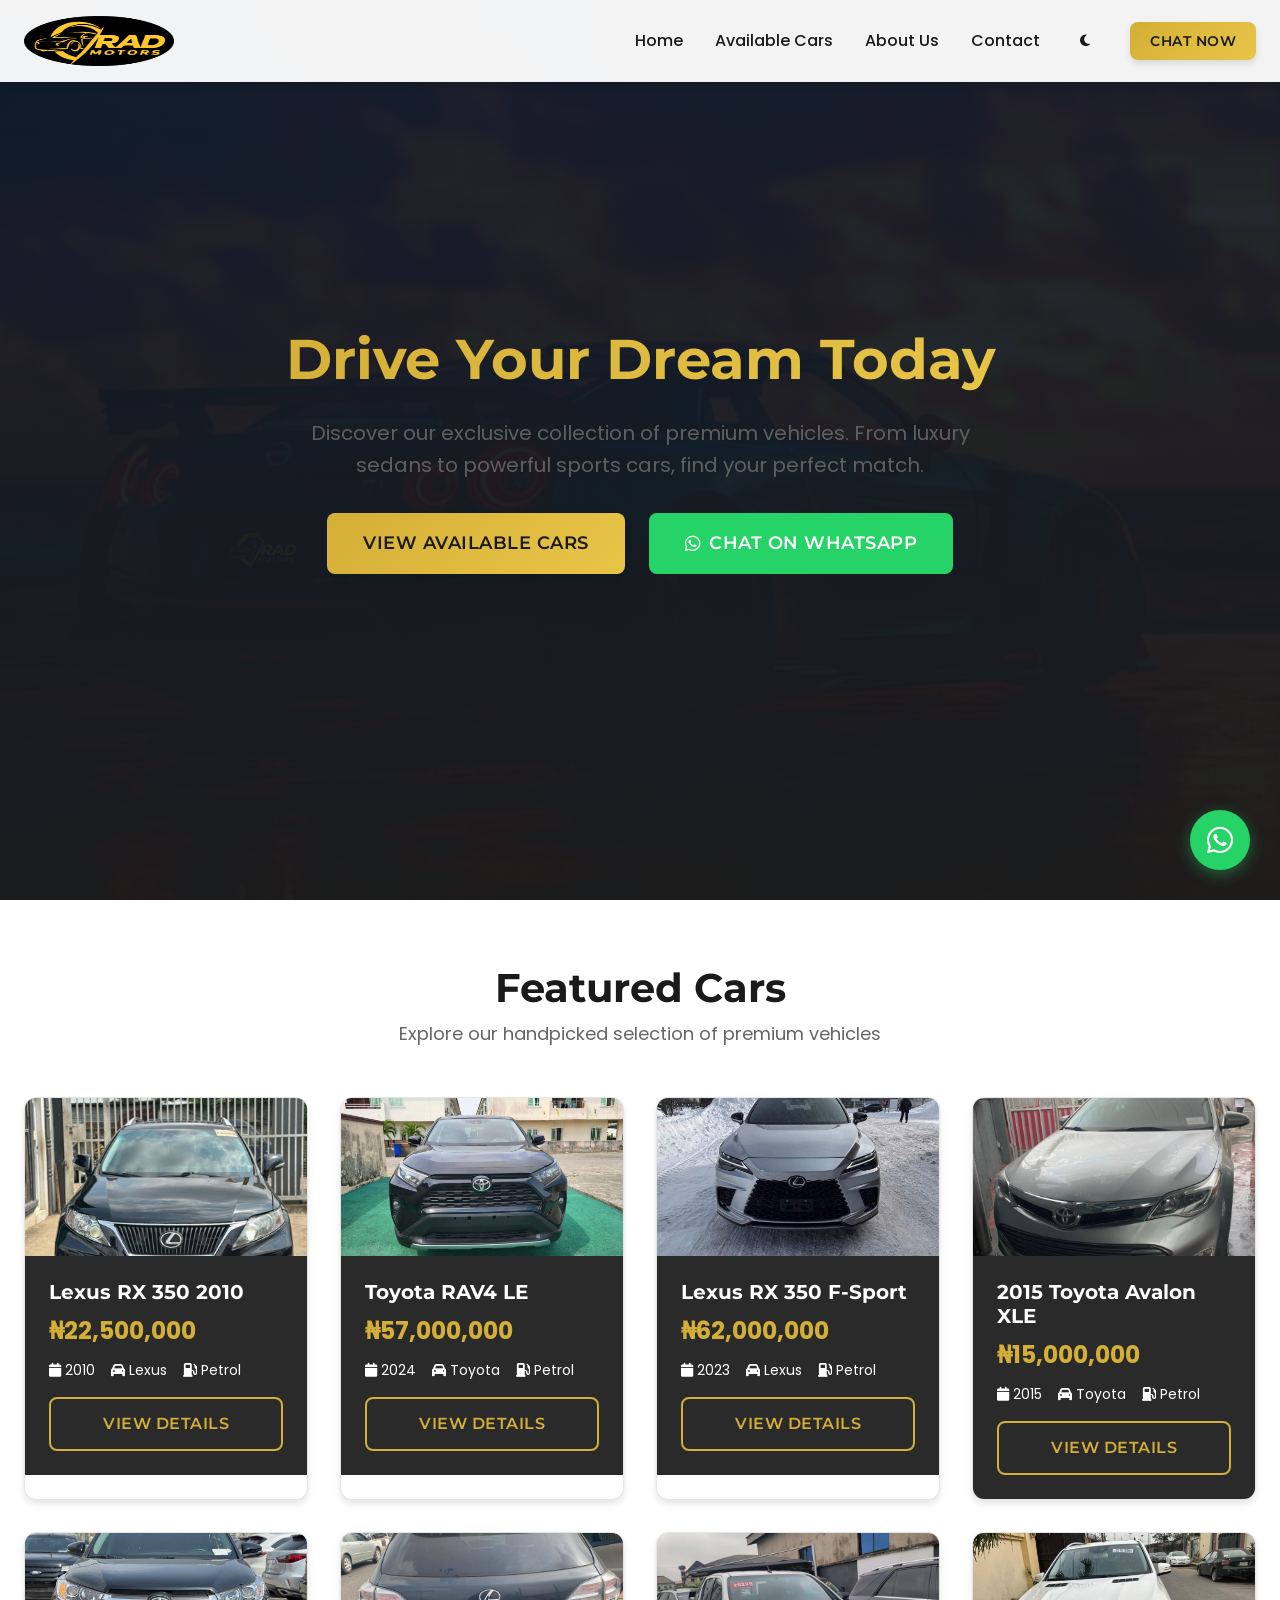
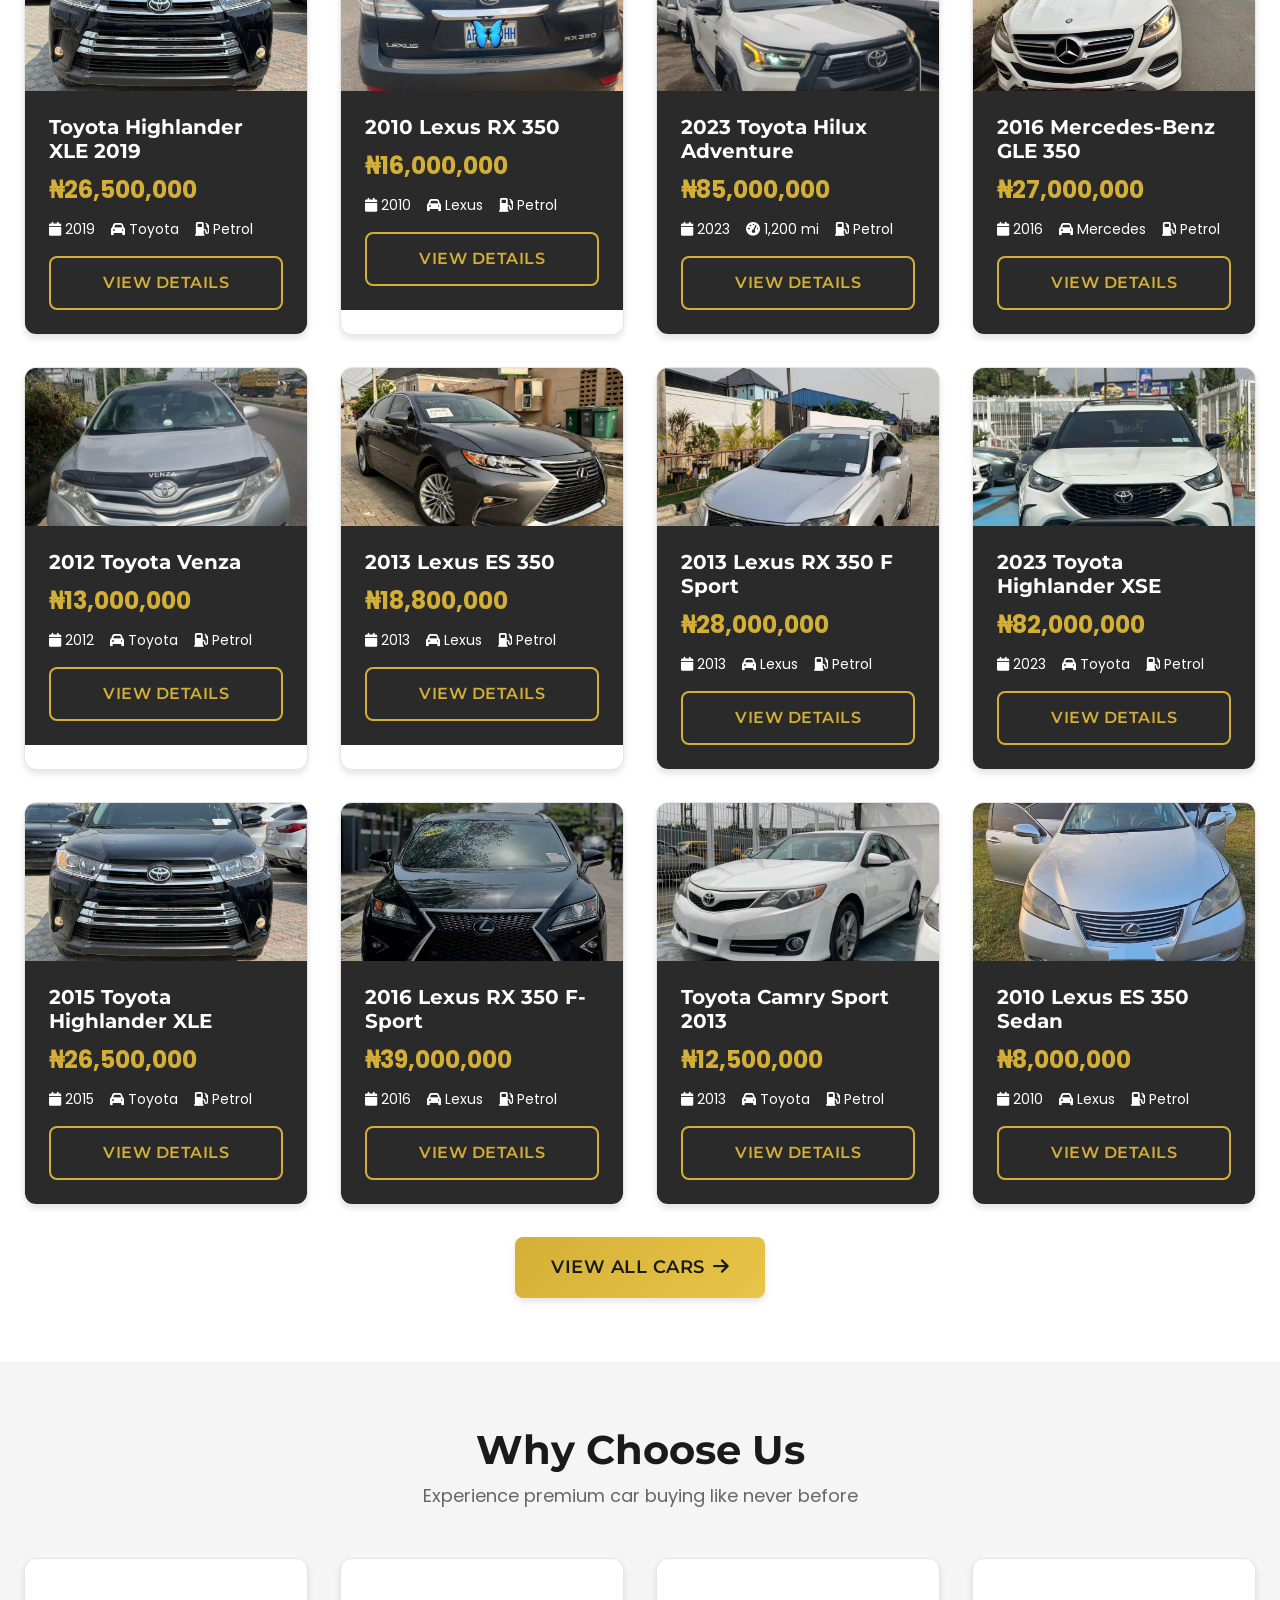
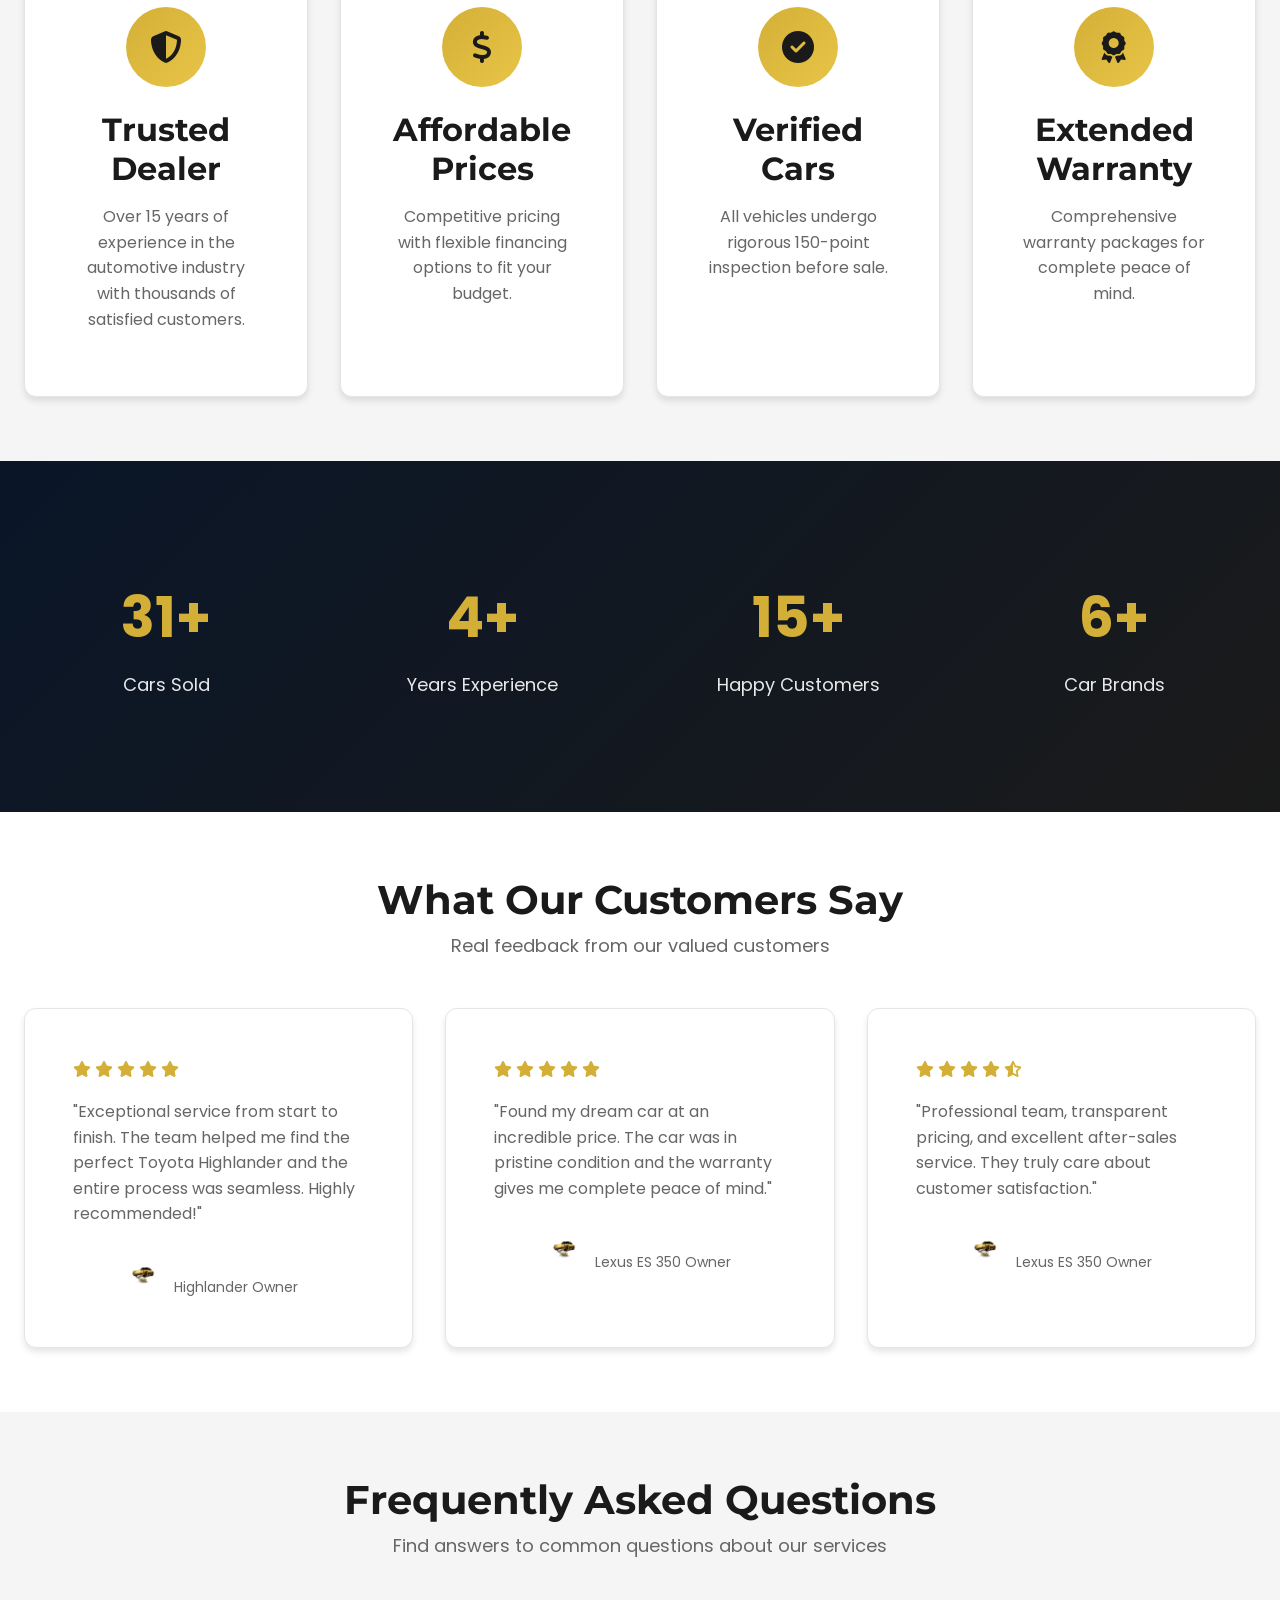
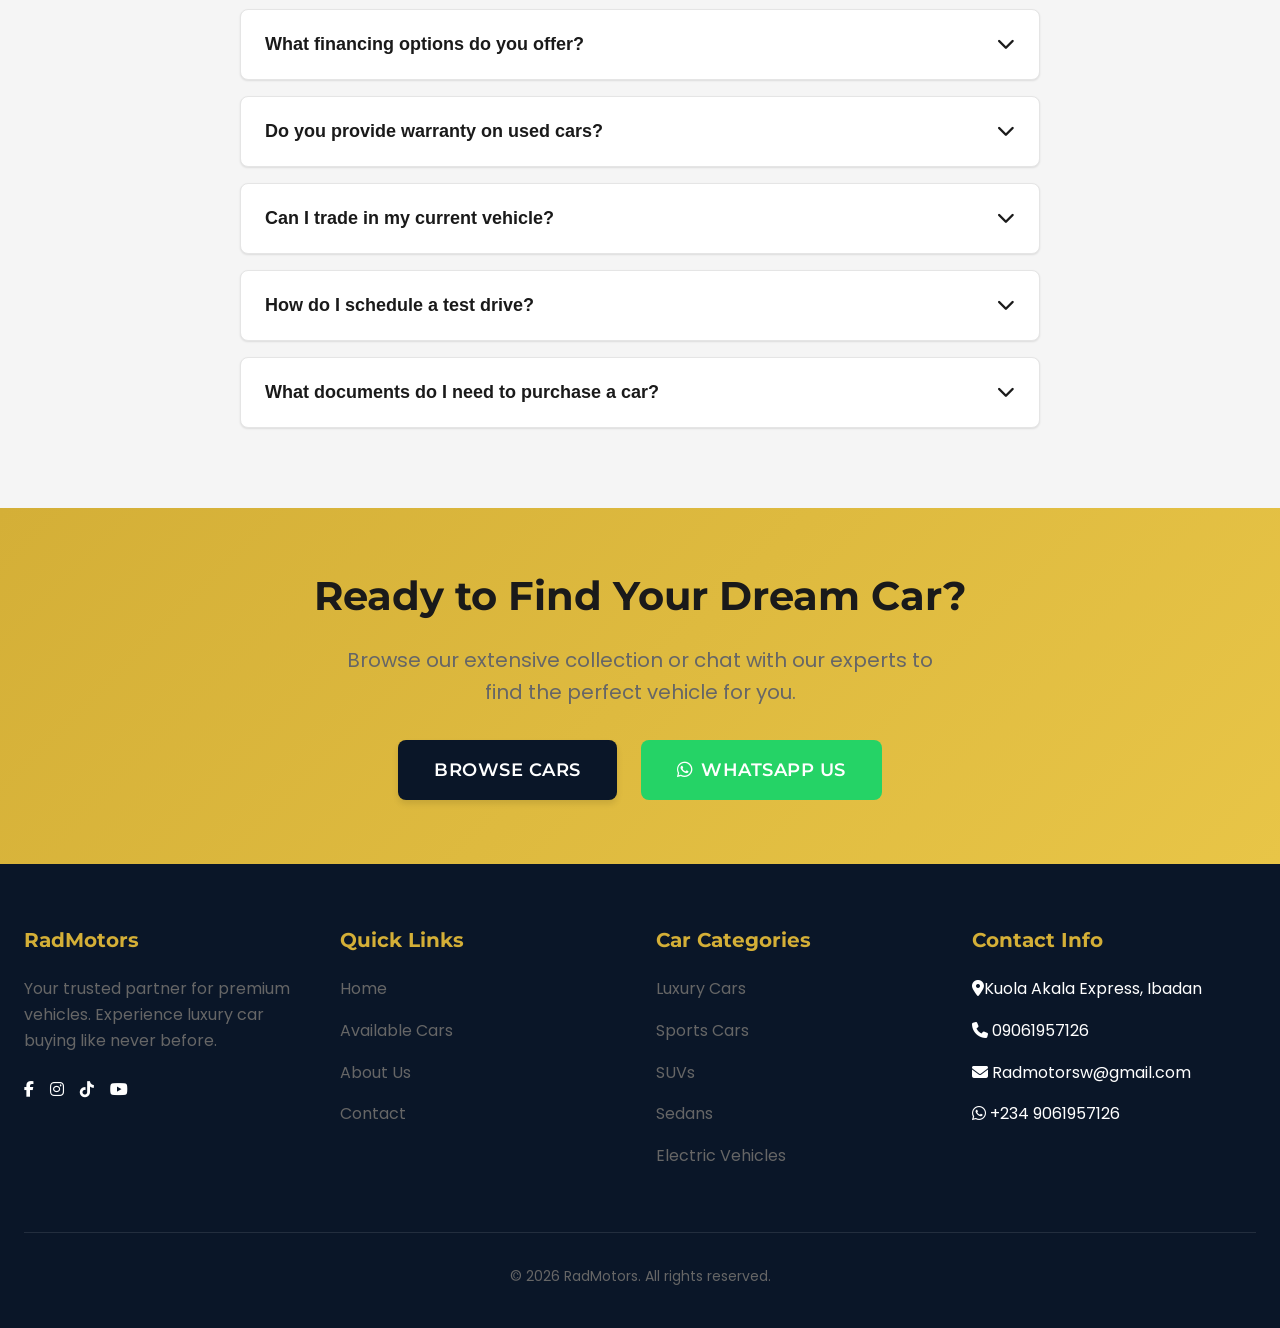
<file: index.html>
<!DOCTYPE html>
<html lang="en" data-theme="light">
<head>
  <meta charset="UTF-8">
  <meta name="viewport" content="width=device-width, initial-scale=1.0">
  <meta name="description" content="RadMotors - Drive Your Dream Today. Browse our collection of luxury, sports, and family vehicles.">
  <meta name="keywords" content="car dealer, luxury cars, sports cars, premium vehicles, buy cars">
  <title>RadMotors | Drive Your Dream Today</title>
  <!-- Favicon: ensure correct path and type -->
  <link rel="icon" href="Image/Rad.png" type="image/png">
  
  <!-- Fonts -->
  <link rel="preconnect" href="https://fonts.googleapis.com">
  <link rel="preconnect" href="https://fonts.gstatic.com" crossorigin>
  <link href="https://fonts.googleapis.com/css2?family=Montserrat:wght@400;500;600;700;800&family=Poppins:wght@300;400;500;600;700&display=swap" rel="stylesheet">
  
  <!-- Font Awesome -->
  <link rel="stylesheet" href="https://cdnjs.cloudflare.com/ajax/libs/font-awesome/6.4.0/css/all.min.css">
  
  <!-- Custom CSS -->
  <link rel="stylesheet" href="css/styles.css">
  
  <style>
    /* Homepage Specific Styles */
    .hero {
      background: linear-gradient(135deg, #0A1628 0%, #1A1A1A 100%);
    }
    
    .hero-background img {
      object-position: center;
    }
    .whatsapp-float {
    position: fixed;
    bottom: 30px;
    right: 30px;
    width: 60px;
    height: 60px;
    background: #25D366;
    color: white;
    border-radius: 50%;
    display: flex;
    align-items: center;
    justify-content: center;
    font-size: 30px;
    box-shadow: 0 4px 15px rgba(37, 211, 102, 0.4);
    z-index: 999;
    transition: var(--transition-smooth);
    animation: pulse 2s infinite;
}

.whatsapp-float:hover {
    transform: scale(1.1);
    box-shadow: 0 6px 20px rgba(37, 211, 102, 0.6);
}
.scroll-top,
.scroll-bottom {
    position: fixed;
    right: 30px;
    width: 50px;
    height: 50px;
    background: var(--primary-gold);
    color: var(--primary-black);
    border: none;
    border-radius: 50%;
    display: flex;
    align-items: center;
    justify-content: center;
    font-size: 1.2rem;
    cursor: pointer;
    z-index: 998;
    transition: var(--transition-smooth);
    opacity: 0;
    visibility: hidden;
}

.scroll-top {
    bottom: 100px;
}

.scroll-bottom {
    bottom: 30px;
}

.scroll-top.visible,
.scroll-bottom.visible {
    opacity: 1;
    visibility: visible;
}

.scroll-top:hover,
.scroll-bottom:hover {
    transform: scale(1.1);
    background: var(--primary-gold-light);
}
    .feature-card {
      text-align: center;
      padding: var(--spacing-xl);
      background: var(--background-light);
      border-radius: var(--radius-lg);
      box-shadow: var(--shadow-md);
      transition: all var(--transition-base);
      border: 1px solid var(--border-light);
      color: var(--text-white);
    }
    
    .feature-card:hover {
      transform: translateY(-8px);
      box-shadow: var(--shadow-xl);
    }
    
    .feature-icon {
      width: 80px;
      height: 80px;
      margin: 0 auto var(--spacing-md);
      background: linear-gradient(135deg, var(--primary-gold) 0%, var(--primary-gold-light) 100%);
      border-radius: 50%;
      display: flex;
      align-items: center;
      justify-content: center;
      font-size: 2rem;
      color: var(--text-dark);
    }
    
    .testimonial-card {
      background: var(--background-light);
      border-radius: var(--radius-lg);
      padding: var(--spacing-xl);
      box-shadow: var(--shadow-md);
      border: 1px solid var(--border-light);
      color: var(--text-white);
    }
    
    .testimonial-stars {
      color: var(--primary-gold);
      margin-bottom: var(--spacing-sm);
    }
    
    .faq-item {
      background: var(--background-light);
      border-radius: var(--radius-md);
      margin-bottom: var(--spacing-sm);
      overflow: hidden;
      box-shadow: var(--shadow-sm);
      border: 1px solid var(--border-light);
    }
    
    .faq-question {
      width: 100%;
      padding: var(--spacing-md);
      background: none;
      border: none;
      text-align: left;
      font-size: 1.125rem;
      font-weight: 600;
      color: var(--text-dark);
      cursor: pointer;
      display: flex;
      justify-content: space-between;
      align-items: center;
      transition: background var(--transition-fast);
    }
    
    .faq-question:hover {
      background: var(--background-gray);
    }
    
    .faq-answer {
      max-height: 0;
      overflow: hidden;
      padding: 0 var(--spacing-md);
      transition: all var(--transition-base);
    }
    
    .faq-item.active .faq-answer {
      max-height: 500px;
      padding: 0 var(--spacing-md) var(--spacing-md);
    }
    
    .faq-item.active .faq-question i {
      transform: rotate(180deg);
    }
    
    /* Statistics Counter */
    .stats-section {
      background: linear-gradient(135deg, var(--primary-navy) 0%, var(--primary-black) 100%);
      color: var(--text-light);
    }
    
    .stat-item {
      text-align: center;
      padding: var(--spacing-xl);
    }
    
    .stat-number {
      font-size: 3.5rem;
      font-weight: 700;
      color: var(--primary-gold);
      margin-bottom: var(--spacing-xs);
    }
    
    .stat-label {
      font-size: 1.125rem;
      opacity: 0.9;
    }
  </style>
<script src="https://sites.super.myninja.ai/_assets/ninja-daytona-script.js"></script>
</head>
<body>
  <!-- Navigation -->
  <nav class="navbar">
    <div class="navbar-container">
      <a href="index.html" class="navbar-logo">
        <!-- <i class="fas fa-car-side text-gold"></i> -->
         <img src="Image/Radlog.png" alt="Logo" style="width: 150px; height: 50px; margin-right: 8px;">
        <!-- Rad<span>Motors</span> -->
      </a>
      
      <button class="navbar-toggle" onclick="toggleNavbar()">
        <i class="fas fa-bars"></i>
      </button>
       
      
      <ul class="navbar-nav">
        <li><a href="index.html" class="navbar-link">Home</a></li>
        <li><a href="cars.html" class="navbar-link">Available Cars</a></li>
        <!-- <li><a href="categories.html" class="navbar-link">Categories</a></li> -->
        <li><a href="about.html" class="navbar-link">About Us</a></li>
        <li><a href="contact.html" class="navbar-link">Contact</a></li>
        <li>
          <button class="theme-toggle" onclick="toggleTheme()">
            <i class="fas fa-moon" id="theme-icon"></i>
          </button>
        </li>
        <li><a href="https://wa.me/2349061957126" class="btn btn-primary btn-sm">Chat Now</a></li>
      </ul>
    </div>
  </nav>

  <!-- Floating WhatsApp Button -->
        <a href="https://wa.me/2349061957126" class="whatsapp-float" target="_blank" rel="noopener noreferrer">
        <i class="fab fa-whatsapp"></i>
    </a>
   
    <!-- Scroll Buttons -->
    <button class="scroll-top" id="scrollTop" title="Scroll to Top">
        <i class="fas fa-arrow-up"></i>
    </button>
    <button class="scroll-bottom" id="scrollBottom" title="Scroll to Bottom">
        <i class="fas fa-arrow-down"></i>
    </button>

  <!-- Hero Section -->
  <section class="hero">
    <div class="hero-background">
      <img src="Image/rad car.jpg" alt="Luxury Car">
    </div>
    <div class="hero-overlay"></div>
    <div class="hero-content">
      <h1 class="hero-title">Drive Your Dream Today</h1>
      <p class="hero-subtitle">Discover our exclusive collection of premium vehicles. From luxury sedans to powerful sports cars, find your perfect match.</p>
      <div class="hero-buttons">
        <a href="cars.html" class="btn btn-primary btn-lg">View Available Cars</a>
        <a href="https://wa.me/2349061957126?text=Hello!%20I'm%20interested%20in%20buying%20a%20car." class="btn btn-whatsapp btn-lg">
          <i class="fab fa-whatsapp"></i> Chat on WhatsApp
        </a>
      </div>
    </div>
  </section>

  <!-- Featured Cars Section -->
  <section class="section">
    <div class="container">
      <div class="section-title">
        <h2>Featured Cars</h2>
        <p>Explore our handpicked selection of premium vehicles</p>
      </div>
      
      <div class="grid grid-4">
        <!-- Car Card 1 -->
        <div class="card">
          <div class="card-image">
            <img src="Image/lexus-rx-350/1.jpeg" alt="Lexus RX 350">
          </div>
          <div class="card-content">
            <h3 class="card-title">Lexus RX 350 2010</h3>
            <p class="card-price">₦22,500,000</p>
            <div class="card-specs">
              <span class="card-spec"><i class="fas fa-calendar"></i> 2010</span>
              <span class="card-spec"><i class="fas fa-car"></i> Lexus</span>
              <span class="card-spec"><i class="fas fa-gas-pump"></i> Petrol</span>
            </div>
            <a href="cars.html" class="btn btn-outline" style="width: 100%;">View Details</a>
          </div>
        </div>
        
        <!-- Car Card 2 -->
        <div class="card">
          <div class="card-image">
            <img src="Image/2024 Toyota RAV4 LE/1.jpeg" alt="Toyota RAV4 LE">
          </div>
          <div class="card-content">
            <h3 class="card-title">Toyota RAV4 LE</h3>
            <p class="card-price">₦57,000,000</p>
            <div class="card-specs">
              <span class="card-spec"><i class="fas fa-calendar"></i> 2024</span>
              <span class="card-spec"><i class="fas fa-car"></i> Toyota</span>
              <span class="card-spec"><i class="fas fa-gas-pump"></i> Petrol</span>
            </div>
            <a href="cars.html" class="btn btn-outline" style="width: 100%;">View Details</a>
          </div>
        </div>
        
        <!-- Car Card 3 -->
        <div class="card">
          <div class="card-image">
            <img src="Image/2023 Lexus RX 350 F‑Sport/1.jpeg" alt="Lexus RX 350 F‑Sport">
          </div>
          <div class="card-content">
            <h3 class="card-title">Lexus RX 350 F‑Sport</h3>
            <p class="card-price">₦62,000,000</p>
            <div class="card-specs">
              <span class="card-spec"><i class="fas fa-calendar"></i> 2023</span>
              <span class="card-spec"><i class="fas fa-car"></i> Lexus</span>
              <span class="card-spec"><i class="fas fa-gas-pump"></i> Petrol</span>
            </div>
            <a href="cars.html" class="btn btn-outline" style="width: 100%;">View Details</a>
          </div>
        </div>
            <!-- Car Card 4 -->
        <div class="card">
          <div class="card-image">
            <img src="Image/2015 Toyota Avalon XLE/1.jpeg" alt="2015 Toyota Avalon XLE">
          </div>
          <div class="card-content">
            <h3 class="card-title"> 2015 Toyota Avalon XLE</h3>
            <p class="card-price">₦15,000,000</p>
            <div class="card-specs">
              <span class="card-spec"><i class="fas fa-calendar"></i> 2015</span>
              <span class="card-spec"><i class="fas fa-car"></i> Toyota</span>
              <span class="card-spec"><i class="fas fa-gas-pump"></i> Petrol</span>
            </div>
            <a href="cars.html" class="btn btn-outline" style="width: 100%;">View Details</a>
          </div>
        </div>
                <!-- Car Card 5 -->
        <div class="card">
          <div class="card-image">
            <img src="Image/Toyota Highlander XLE/1.jpeg" alt="Toyota Highlander XLE">
          </div>
          <div class="card-content">
            <h3 class="card-title">Toyota Highlander XLE 2019</h3>
            <p class="card-price">₦26,500,000</p>
            <div class="card-specs">
              <span class="card-spec"><i class="fas fa-calendar"></i> 2019</span>
              <span class="card-spec"><i class="fas fa-car"></i> Toyota</span>
              <span class="card-spec"><i class="fas fa-gas-pump"></i> Petrol</span>
            </div>
            <a href="cars.html" class="btn btn-outline" style="width: 100%;">View Details</a>
          </div>
        </div>
         <!-- Car Card 6 -->
        <div class="card">
          <div class="card-image">
            <img src="Image/Lexus RX 350(2)/1.jpeg" alt="Lexus RX 350">
          </div>
          <div class="card-content">
            <h3 class="card-title">2010 Lexus RX 350</h3>
            <p class="card-price">₦16,000,000</p>
            <div class="card-specs">
              <span class="card-spec"><i class="fas fa-calendar"></i> 2010</span>
              <span class="card-spec"><i class="fas fa-car"></i> Lexus</span>
              <span class="card-spec"><i class="fas fa-gas-pump"></i> Petrol</span>
            </div>
            <a href="cars.html" class="btn btn-outline" style="width: 100%;">View Details</a>
          </div>
        </div>
         <!-- Car Card 7 -->
        <div class="card">
          <div class="card-image">
            <img src="Image/Toyota Hilux Adventure/1.jpeg" alt="Toyota Hilux Adventure">
          </div>
          <div class="card-content">
            <h3 class="card-title">2023 Toyota Hilux Adventure</h3>
            <p class="card-price">₦85,000,000</p>
            <div class="card-specs">
              <span class="card-spec"><i class="fas fa-calendar"></i> 2023</span>
              <span class="card-spec"><i class="fas fa-tachometer-alt"></i> 1,200 mi</span>
              <span class="card-spec"><i class="fas fa-gas-pump"></i> Petrol</span>
            </div>
            <a href="cars.html" class="btn btn-outline" style="width: 100%;">View Details</a>
          </div>
        </div>
         <!-- Car Card 8 -->
        <div class="card">
          <div class="card-image">
            <img src="Image/Mercedes-Benz GLE/1.jpeg" alt="Mercedes-Benz GLE">
          </div>
          <div class="card-content">
            <h3 class="card-title">2016 Mercedes-Benz GLE 350</h3>
            <p class="card-price">₦27,000,000</p>
            <div class="card-specs">
              <span class="card-spec"><i class="fas fa-calendar"></i> 2016</span>
              <span class="card-spec"><i class="fas fa-car"></i> Mercedes</span>
              <span class="card-spec"><i class="fas fa-gas-pump"></i> Petrol</span>
            </div>
            <a href="cars.html" class="btn btn-outline" style="width: 100%;">View Details</a>
          </div>
        </div>
         <!-- Car Card 9 -->
        <div class="card">
          <div class="card-image">
            <img src="Image/Toyota Venza/1.jpeg" alt="Toyota Venza">
          </div>
          <div class="card-content">
            <h3 class="card-title"> 2012 Toyota Venza</h3>
            <p class="card-price">₦13,000,000</p>
            <div class="card-specs">
              <span class="card-spec"><i class="fas fa-calendar"></i> 2012</span>
              <span class="card-spec"><i class="fas fa-car"></i> Toyota</span>
              <span class="card-spec"><i class="fas fa-gas-pump"></i> Petrol</span>
            </div>
            <a href="cars.html" class="btn btn-outline" style="width: 100%;">View Details</a>
          </div>
        </div>
         <!-- Car Card 10 -->
        <div class="card">
          <div class="card-image">
            <img src="Image/Lexus ES 350/1.jpeg" alt="Lexus ES 350">
          </div>
          <div class="card-content">
            <h3 class="card-title">2013 Lexus ES 350 </h3>
            <p class="card-price">₦18,800,000</p>
            <div class="card-specs">
              <span class="card-spec"><i class="fas fa-calendar"></i> 2013</span>
              <span class="card-spec"><i class="fas fa-car"></i> Lexus</span>
              <span class="card-spec"><i class="fas fa-gas-pump"></i> Petrol</span>
            </div>
            <a href="cars.html" class="btn btn-outline" style="width: 100%;">View Details</a>
          </div>
        </div>
         <!-- Car Card 11 -->
        <div class="card">
          <div class="card-image">
            <img src="Image/Lexus RX 350 F Sport (2)/1.jpeg" alt="2013 Lexus RX 350 F Sport">
          </div>
          <div class="card-content">
            <h3 class="card-title">2013 Lexus RX 350 F Sport</h3>
            <p class="card-price">₦28,000,000</p>
            <div class="card-specs">
              <span class="card-spec"><i class="fas fa-calendar"></i> 2013</span>
              <span class="card-spec"><i class="fas fa-car"></i> Lexus</span>
              <span class="card-spec"><i class="fas fa-gas-pump"></i> Petrol</span>
            </div>
            <a href="cars.html" class="btn btn-outline" style="width: 100%;">View Details</a>
          </div>
        </div>
         <!-- Car Card 12 -->
        <div class="card">
          <div class="card-image">
            <img src="Image/Toyota Highlander XSE/1.jpeg" alt="Toyota Highlander XSE">
          </div>
          <div class="card-content">
            <h3 class="card-title">2023 Toyota Highlander XSE</h3>
            <p class="card-price">₦82,000,000</p>
            <div class="card-specs">
              <span class="card-spec"><i class="fas fa-calendar"></i> 2023</span>
              <span class="card-spec"><i class="fas fa-car"></i> Toyota</span>
              <span class="card-spec"><i class="fas fa-gas-pump"></i> Petrol</span>
            </div>
            <a href="cars.html" class="btn btn-outline" style="width: 100%;">View Details</a>
          </div>
        </div>
         <!-- Car Card 13 -->
        <div class="card">
          <div class="card-image">
            <img src="Image/Toyota Highlander XLE/1.jpeg" alt="Toyota Highlander XLE">
          </div>
          <div class="card-content">
            <h3 class="card-title">2015 Toyota Highlander XLE</h3>
            <p class="card-price">₦26,500,000</p>
            <div class="card-specs">
              <span class="card-spec"><i class="fas fa-calendar"></i> 2015</span>
              <span class="card-spec"><i class="fas fa-car"></i> Toyota</span>
              <span class="card-spec"><i class="fas fa-gas-pump"></i> Petrol</span>
            </div>
            <a href="cars.html" class="btn btn-outline" style="width: 100%;">View Details</a>
          </div>
        </div>
         <!-- Car Card 14 -->
        <div class="card">
          <div class="card-image">
            <img src="Image/2016 Lexus RX 350 F-Sport/1.jpeg" alt="2016 Lexus RX 350 F-Sport">
          </div>
          <div class="card-content">
            <h3 class="card-title">2016 Lexus RX 350 F-Sport</h3>
            <p class="card-price">₦39,000,000</p>
            <div class="card-specs">
              <span class="card-spec"><i class="fas fa-calendar"></i> 2016</span>
              <span class="card-spec"><i class="fas fa-car"></i> Lexus</span>
              <span class="card-spec"><i class="fas fa-gas-pump"></i> Petrol</span>
            </div>
            <a href="cars.html" class="btn btn-outline" style="width: 100%;">View Details</a>
          </div>
        </div>
                <!-- Car Card 15 -->
        <div class="card">
          <div class="card-image">
            <img src="Image/2013 Toyota Camry Sport/1.jpeg" alt="Toyota Camry Sport 2013">
          </div>
          <div class="card-content">
            <h3 class="card-title">Toyota Camry Sport 2013</h3>
            <p class="card-price">₦12,500,000</p>
            <div class="card-specs">
              <span class="card-spec"><i class="fas fa-calendar"></i> 2013</span>
              <span class="card-spec"><i class="fas fa-car"></i> Toyota</span>
              <span class="card-spec"><i class="fas fa-gas-pump"></i> Petrol</span>
            </div>
            <a href="cars.html" class="btn btn-outline" style="width: 100%;">View Details</a>
          </div>
        </div>
                <!-- Car Card 16 -->
        <div class="card">
          <div class="card-image">
            <img src="Image/Lexus ES 350 Sedan/1.jpeg" alt="2010 Lexus ES 350 Sedan">
          </div>
          <div class="card-content">
            <h3 class="card-title">2010 Lexus ES 350 Sedan</h3>
            <p class="card-price">₦8,000,000</p>
            <div class="card-specs">
              <span class="card-spec"><i class="fas fa-calendar"></i> 2010</span>
              <span class="card-spec"><i class="fas fa-car"></i> Lexus</span>
              <span class="card-spec"><i class="fas fa-gas-pump"></i> Petrol</span>
            </div>
            <a href="cars.html" class="btn btn-outline" style="width: 100%;">View Details</a>
          </div>
        </div>
      </div>
      
      <div class="text-center mt-lg">
        <a href="cars.html" class="btn btn-primary btn-lg">View All Cars <i class="fas fa-arrow-right"></i></a>
      </div>
      
    </div>
        
  </section>

  <!-- Why Choose Us Section -->
  <section class="section section-gray">
    <div class="container">
      <div class="section-title">
        <h2>Why Choose Us</h2>
        <p>Experience premium car buying like never before</p>
      </div>
      
      <div class="grid grid-4">
        <div class="feature-card">
          <div class="feature-icon">
            <i class="fas fa-shield-alt"></i>
          </div>
          <h3>Trusted Dealer</h3>
          <p>Over 15 years of experience in the automotive industry with thousands of satisfied customers.</p>
        </div>
        
        <div class="feature-card">
          <div class="feature-icon">
            <i class="fas fa-dollar-sign"></i>
          </div>
          <h3>Affordable Prices</h3>
          <p>Competitive pricing with flexible financing options to fit your budget.</p>
        </div>
        
        <div class="feature-card">
          <div class="feature-icon">
            <i class="fas fa-check-circle"></i>
          </div>
          <h3>Verified Cars</h3>
          <p>All vehicles undergo rigorous 150-point inspection before sale.</p>
        </div>
        
        <div class="feature-card">
          <div class="feature-icon">
            <i class="fas fa-award"></i>
          </div>
          <h3>Extended Warranty</h3>
          <p>Comprehensive warranty packages for complete peace of mind.</p>
        </div>
      </div>
    </div>
  </section>

  <!-- Statistics Section -->
  <section class="section stats-section">
    <div class="container">
      <div class="grid grid-4">
        <div class="stat-item">
          <div class="stat-number" data-target="100">0</div>
          <div class="stat-label">Cars Sold</div>
        </div>
        <div class="stat-item">
          <div class="stat-number" data-target="15">0</div>
          <div class="stat-label">Years Experience</div>
        </div>
        <div class="stat-item">
          <div class="stat-number" data-target="50">0</div>
          <div class="stat-label">Happy Customers</div>
        </div>
        <div class="stat-item">
          <div class="stat-number" data-target="20">0</div>
          <div class="stat-label">Car Brands</div>
        </div>
      </div>
    </div>
  </section>

  <!-- Testimonials Section -->
  <section class="section">
    <div class="container">
      <div class="section-title">
        <h2>What Our Customers Say</h2>
        <p>Real feedback from our valued customers</p>
      </div>
      
      <div class="grid grid-3">
        <div class="testimonial-card">
          <div class="testimonial-stars">
            <i class="fas fa-star"></i>
            <i class="fas fa-star"></i>
            <i class="fas fa-star"></i>
            <i class="fas fa-star"></i>
            <i class="fas fa-star"></i>
          </div>
          <p>"Exceptional service from start to finish. The team helped me find the perfect Toyota Highlander and the entire process was seamless. Highly recommended!"</p>
          <div class="flex-center gap-sm mt-md">
            <img src="Image/Rad.png" alt="Customer" style="width: 30px; height: 30px; border-radius: 50%;">
            <div>
              <strong>Ibukun Johnson</strong>
              <p style="font-size: 0.875rem; margin: 0;">Highlander Owner</p>
            </div>
          </div>
        </div>
        
        <div class="testimonial-card">
          <div class="testimonial-stars">
            <i class="fas fa-star"></i>
            <i class="fas fa-star"></i>
            <i class="fas fa-star"></i>
            <i class="fas fa-star"></i>
            <i class="fas fa-star"></i>
          </div>
          <p>"Found my dream car at an incredible price. The car was in pristine condition and the warranty gives me complete peace of mind."</p>
          <div class="flex-center gap-sm mt-md">
            <img src="Image/Rad.png" alt="Customer" style="width: 30px; height: 30px; border-radius: 50%;">
            <div>
              <strong>Sarah Williams</strong>
              <p style="font-size: 0.875rem; margin: 0;">Lexus ES 350 Owner</p>
            </div>
          </div>
        </div>
        
        <div class="testimonial-card">
          <div class="testimonial-stars">
            <i class="fas fa-star"></i>
            <i class="fas fa-star"></i>
            <i class="fas fa-star"></i>
            <i class="fas fa-star"></i>
            <i class="fas fa-star-half-alt"></i>
          </div>
          <p>"Professional team, transparent pricing, and excellent after-sales service. They truly care about customer satisfaction."</p>
          <div class="flex-center gap-sm mt-md">
            <img src="Image/Rad.png" alt="Customer" style="width: 30px; height: 30px; border-radius: 50%;">
            <div>
              <strong>David Chen</strong>
              <p style="font-size: 0.875rem; margin: 0;">Lexus ES 350 Owner</p>
            </div>
          </div>
        </div>
      </div>
    </div>
  </section>

  <!-- FAQ Section -->
  <section class="section section-gray">
    <div class="container">
      <div class="section-title">
        <h2>Frequently Asked Questions</h2>
        <p>Find answers to common questions about our services</p>
      </div>
      
      <div style="max-width: 800px; margin: 0 auto;">
        <div class="faq-item">
          <button class="faq-question">
            What financing options do you offer?
            <i class="fas fa-chevron-down"></i>
          </button>
          <div class="faq-answer">
            <p>We offer flexible financing options through our trusted banking partners. You can choose from various loan terms with competitive interest rates. Our team will help you find the best option that fits your budget.</p>
          </div>
        </div>
        
        <div class="faq-item">
          <button class="faq-question">
            Do you provide warranty on used cars?
            <i class="fas fa-chevron-down"></i>
          </button>
          <div class="faq-answer">
            <p>Yes, all our vehicles come with a comprehensive warranty package. We offer 1-year standard warranty with the option to extend up to 3 years. Coverage includes engine, transmission, and major components.</p>
          </div>
        </div>
        
        <div class="faq-item">
          <button class="faq-question">
            Can I trade in my current vehicle?
            <i class="fas fa-chevron-down"></i>
          </button>
          <div class="faq-answer">
            <p>Absolutely! We accept trade-ins and offer competitive valuations. Simply bring your vehicle for inspection, and our team will provide you with a fair market value that can be applied to your new purchase.</p>
          </div>
        </div>
        
        <div class="faq-item">
          <button class="faq-question">
            How do I schedule a test drive?
            <i class="fas fa-chevron-down"></i>
          </button>
          <div class="faq-answer">
            <p>Scheduling a test drive is easy! You can call us at 09061957126, send us a message on WhatsApp, or fill out our contact form. We'll arrange a convenient time for you to experience your dream car.</p>
          </div>
        </div>
        
        <div class="faq-item">
          <button class="faq-question">
            What documents do I need to purchase a car?
            <i class="fas fa-chevron-down"></i>
          </button>
          <div class="faq-answer">
            <p>To purchase a car, you'll need a valid driver's license, proof of insurance, and proof of income or financing approval. Our team will guide you through the entire documentation process to ensure a smooth transaction.</p>
          </div>
        </div>
      </div>
    </div>
  </section>

  <!-- Call to Action -->
  <section class="section" style="background: linear-gradient(135deg, var(--primary-gold) 0%, var(--primary-gold-light) 100%); color: var(--text-dark);">
    <div class="container text-center">
      <h2 style="margin-bottom: var(--spacing-md);">Ready to Find Your Dream Car?</h2>
      <p style="font-size: 1.25rem; margin-bottom: var(--spacing-lg); max-width: 600px; margin-left: auto; margin-right: auto;">Browse our extensive collection or chat with our experts to find the perfect vehicle for you.</p>
      <div class="flex-center gap-md" style="flex-wrap: wrap;">
        <a href="cars.html" class="btn btn-secondary btn-lg">Browse Cars</a>
        <a href="https://wa.me/2349061957126" class="btn btn-whatsapp btn-lg">
          <i class="fab fa-whatsapp"></i> WhatsApp Us
        </a>
      </div>
    </div>
  </section>

  <!-- Footer -->
  <footer class="footer">
    <div class="container">
      <div class="footer-grid">
        <div>
          <h3 class="footer-title">RadMotors</h3>
          <p>Your trusted partner for premium vehicles. Experience luxury car buying like never before.</p>
          <div class="flex gap-sm mt-md">
            <a href="https://www.facebook.com/share/1EBYvyAUp6/?mibextid=wwXIfr" style="color: var(--text-light);"><i class="fab fa-facebook-f"></i></a>
            <a href="https://www.instagram.com/radmotors0?igsh=MnVicGtydXU5OXF0&utm_source=qr" style="color: var(--text-light);"><i class="fab fa-instagram"></i></a>
            <a href="https://www.tiktok.com/@radmotors0?_r=1&_t=ZS-94etfYcs5mm" style="color: var(--text-light);"><i class="fab fa-tiktok"></i></a>
            <a href="#" style="color: var(--text-light);"><i class="fab fa-youtube"></i></a>
          </div>
        </div>
        
        <div>
          <h3 class="footer-title">Quick Links</h3>
          <ul class="footer-links">
            <li><a href="index.html">Home</a></li>
            <li><a href="cars.html">Available Cars</a></li>
            <!-- <li><a href="categories.html">Categories</a></li> -->
            <li><a href="about.html">About Us</a></li>
            <li><a href="contact.html">Contact</a></li>
          </ul>
        </div>
        
        <div>
          <h3 class="footer-title">Car Categories</h3>
          <ul class="footer-links">
            <li><a href="cars.html">Luxury Cars</a></li>
            <li><a href="cars.html">Sports Cars</a></li>
            <li><a href="cars.html">SUVs</a></li>
            <li><a href="cars.html">Sedans</a></li>
            <li><a href="cars.html">Electric Vehicles</a></li>
          </ul>
        </div>
        
        <div>
          <h3 class="footer-title">Contact Info</h3>
          <ul class="footer-links">
            <li><i class="fas fa-map-marker-alt"></i>Kuola Akala Express, Ibadan</li>
            <li><i class="fas fa-phone"></i> 09061957126</li>
            <li><i class="fas fa-envelope"></i> Radmotorsw@gmail.com</li>
            <li><i class="fab fa-whatsapp"></i> +234 9061957126</li>
          </ul>
        </div>
      </div>
       
      
      <div class="footer-bottom">
        <p>&copy; 2026 RadMotors. All rights reserved.</p>
      </div>
    </div>
  </footer>


  <!-- JavaScript -->
  <script>
    // Theme Toggle
    function toggleTheme() {
      const html = document.documentElement;
      const icon = document.getElementById('theme-icon');
      
      if (html.getAttribute('data-theme') === 'light') {
        html.setAttribute('data-theme', 'dark');
        icon.classList.remove('fa-moon');
        icon.classList.add('fa-sun');
        localStorage.setItem('theme', 'dark');
      } else {
        html.setAttribute('data-theme', 'light');
        icon.classList.remove('fa-sun');
        icon.classList.add('fa-moon');
        localStorage.setItem('theme', 'light');
      }
    }
    
    // Load saved theme
    const savedTheme = localStorage.getItem('theme');
    if (savedTheme) {
      document.documentElement.setAttribute('data-theme', savedTheme);
      const icon = document.getElementById('theme-icon');
      if (savedTheme === 'dark') {
        icon.classList.remove('fa-moon');
        icon.classList.add('fa-sun');
      }
    }
    
    // Navbar Toggle
    function toggleNavbar() {
      const nav = document.querySelector('.navbar-nav');
      nav.classList.toggle('active');
    }
    
    // FAQ Toggle
    document.querySelectorAll('.faq-question').forEach(button => {
      button.addEventListener('click', () => {
        const faqItem = button.parentElement;
        const isActive = faqItem.classList.contains('active');
        
        // Close all other FAQ items
        document.querySelectorAll('.faq-item').forEach(item => {
          item.classList.remove('active');
        });
        
        // Toggle current item
        if (!isActive) {
          faqItem.classList.add('active');
        }
      });
    });
    
    // Statistics Counter Animation
    function animateCounter(element) {
      const target = parseInt(element.getAttribute('data-target'));
      const duration = 2000;
      const step = target / (duration / 16);
      let current = 0;
      
      const timer = setInterval(() => {
        current += step;
        if (current >= target) {
          element.textContent = target + '+';
          clearInterval(timer);
        } else {
          element.textContent = Math.floor(current) + '+';
        }
      }, 16);
    }
    
    // Intersection Observer for statistics
    const statsObserver = new IntersectionObserver((entries) => {
      entries.forEach(entry => {
        if (entry.isIntersecting) {
          const counters = entry.target.querySelectorAll('.stat-number');
          counters.forEach(counter => {
            if (!counter.classList.contains('animated')) {
              animateCounter(counter);
              counter.classList.add('animated');
            }
          });
        }
      });
    }, { threshold: 0.5 });
    
    const statsSection = document.querySelector('.stats-section');
    if (statsSection) {
      statsObserver.observe(statsSection);
    }
    
    // Scroll to Top
    function scrollToTop() {
      window.scrollTo({ top: 0, behavior: 'smooth' });
    }
    
    // Scroll to Bottom
    function scrollToBottom() {
      window.scrollTo({ top: document.body.scrollHeight, behavior: 'smooth' });
    }
    
    // Show/Hide Scroll Top Button
    window.addEventListener('scroll', () => {
      const scrollTopBtn = document.querySelector('.scroll-top-btn');
      if (window.scrollY > 300) {
        scrollTopBtn.style.opacity = '1';
        scrollTopBtn.style.visibility = 'visible';
      } else {
        scrollTopBtn.style.opacity = '0';
        scrollTopBtn.style.visibility = 'hidden';
      }
    });
    
    // Smooth scroll for navigation links
    document.querySelectorAll('a[href^="#"]').forEach(anchor => {
      anchor.addEventListener('click', function(e) {
        e.preventDefault();
        const target = document.querySelector(this.getAttribute('href'));
        if (target) {
          target.scrollIntoView({ behavior: 'smooth' });
          // Close mobile menu if open
          document.querySelector('.navbar-nav').classList.remove('active');
        }
      });
    });
  </script>
</body>
</html>
</file>
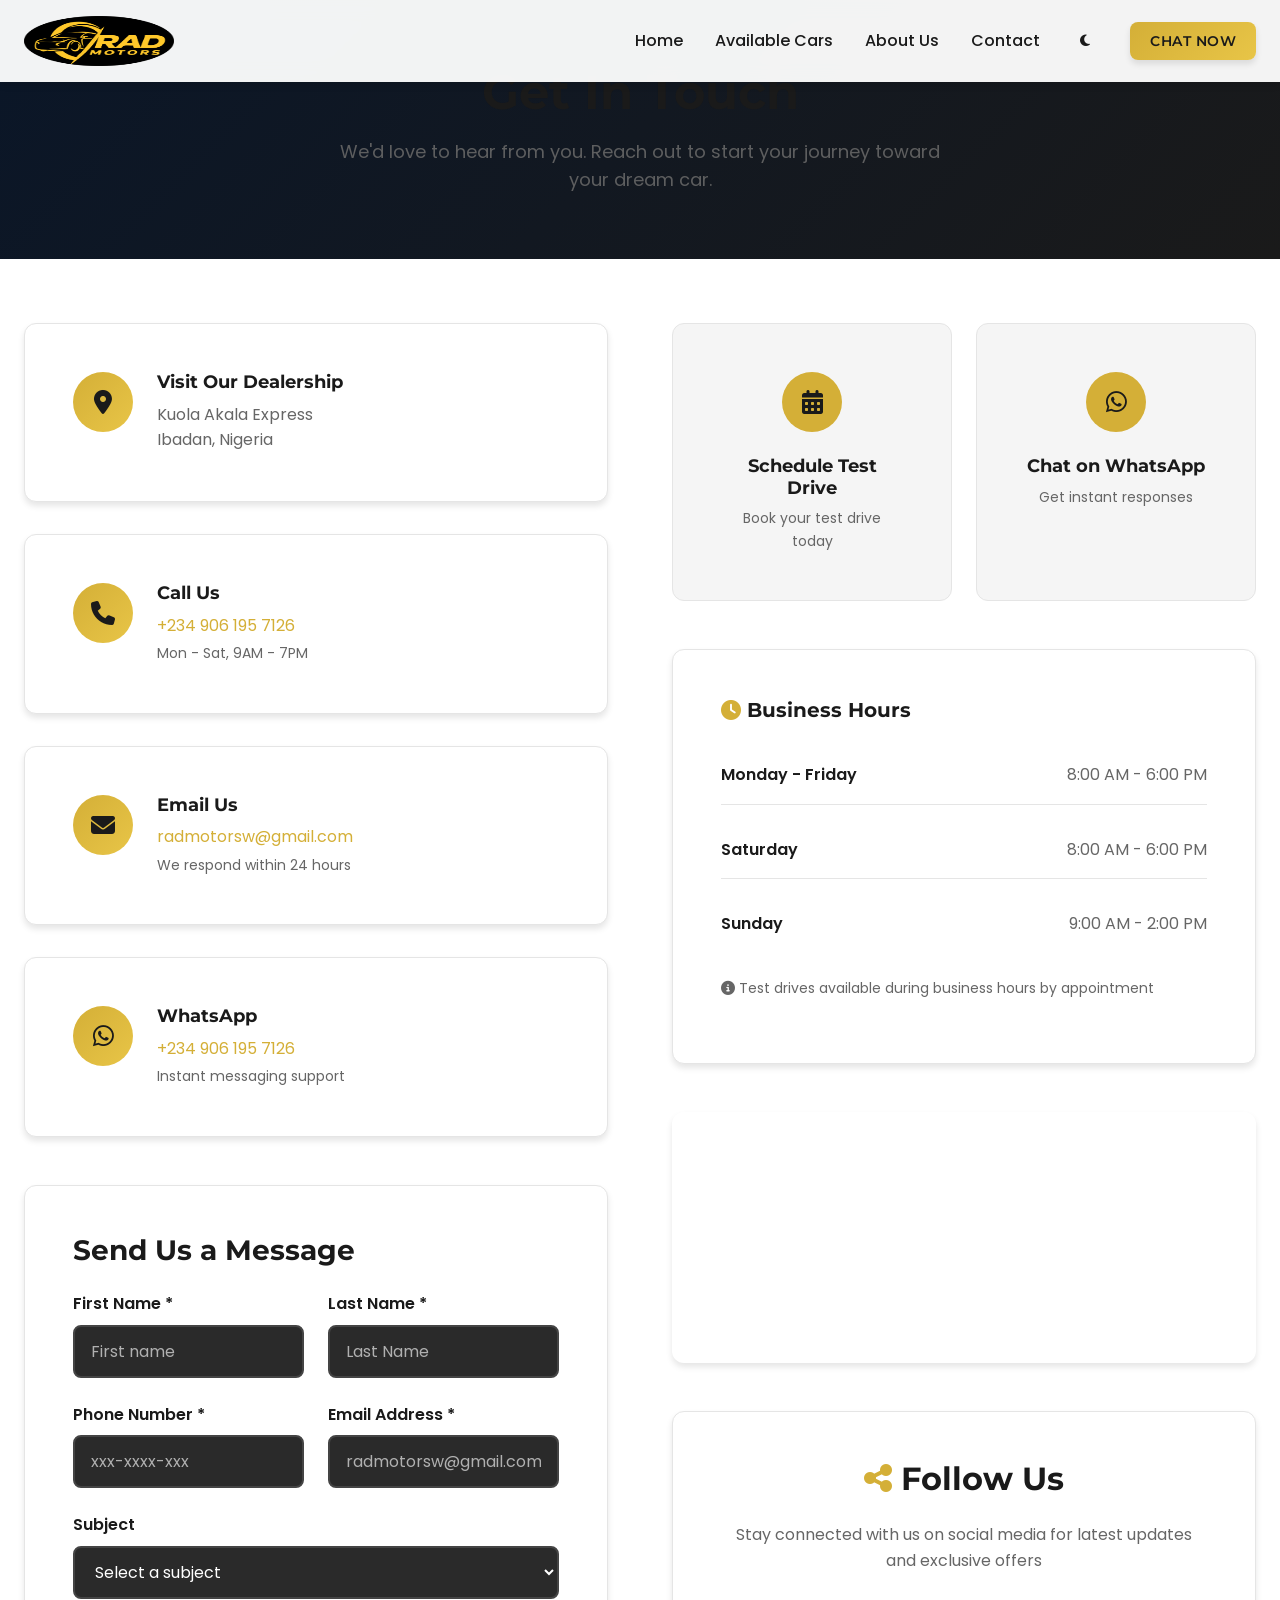
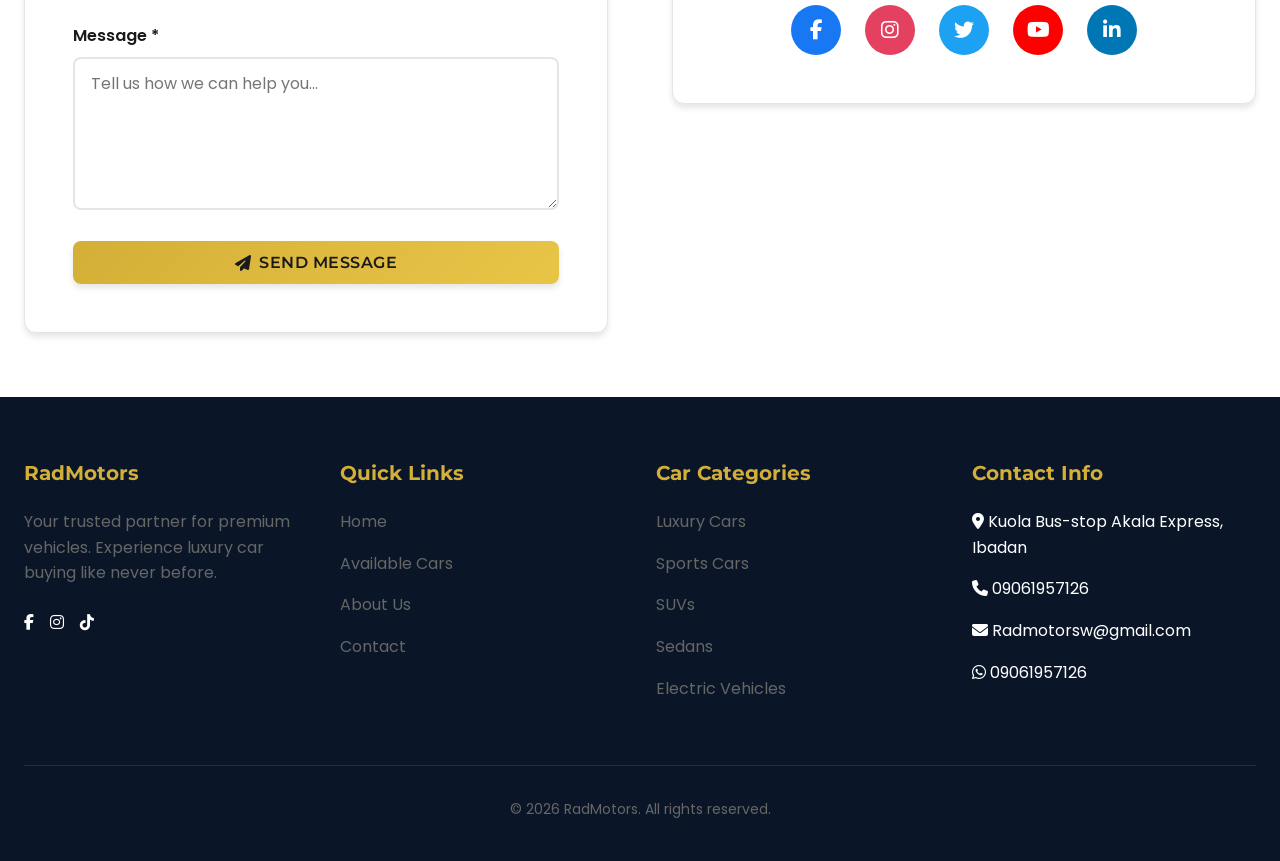
<file: contact.html>
<!DOCTYPE html>
<html lang="en" data-theme="light">
<head>
  <meta charset="UTF-8">
  <meta name="viewport" content="width=device-width, initial-scale=1.0">
  <meta name="description" content="Contact RadMotors - Get in touch with our team. Visit our dealership, call us, or send a message.">
  <meta name="keywords" content="contact us, car dealer contact, visit dealership, customer support">
  <title>Contact Us | RadMotors</title>
   <link rel="shortcut icon" href="Image/Rad.png" type="image/png">
  
  <!-- Fonts -->
  <link rel="preconnect" href="https://fonts.googleapis.com">
  <link rel="preconnect" href="https://fonts.gstatic.com" crossorigin>
  <link href="https://fonts.googleapis.com/css2?family=Montserrat:wght@400;500;600;700;800&family=Poppins:wght@300;400;500;600;700&display=swap" rel="stylesheet">
  
  <!-- Font Awesome -->
  <link rel="stylesheet" href="https://cdnjs.cloudflare.com/ajax/libs/font-awesome/6.4.0/css/all.min.css">
  
  <!-- Custom CSS -->
  <link rel="stylesheet" href="css/styles.css">
  
  <style>
    /* Contact Page Specific Styles */
    .contact-header {
      background: linear-gradient(135deg, var(--primary-navy) 0%, var(--primary-black) 100%);
      color: var(--text-light);
      padding: var(--spacing-2xl) 0;
      text-align: center;
    }
    
    .contact-container {
      display: grid;
      grid-template-columns: 1fr 1fr;
      gap: var(--spacing-2xl);
    }
    
    @media (max-width: 1024px) {
      .contact-container {
        grid-template-columns: 1fr;
      }
    }
    
    /* Contact Info Cards */
    .contact-info-grid {
      display: grid;
      grid-template-columns: 1fr;
      gap: var(--spacing-lg);
      margin-bottom: var(--spacing-xl);
    }
    
    .info-card {
      background: var(--background-light);
      border-radius: var(--radius-lg);
      padding: var(--spacing-xl);
      box-shadow: var(--shadow-md);
      border: 1px solid var(--border-light);
      display: flex;
      align-items: flex-start;
      gap: var(--spacing-md);
      transition: all var(--transition-base);
    }
    
    .info-card:hover {
      transform: translateX(8px);
      box-shadow: var(--shadow-lg);
    }
    
    .info-icon {
      width: 60px;
      height: 60px;
      background: linear-gradient(135deg, var(--primary-gold) 0%, var(--primary-gold-light) 100%);
      border-radius: 50%;
      display: flex;
      align-items: center;
      justify-content: center;
      font-size: 1.5rem;
      color: var(--text-dark);
      flex-shrink: 0;
    }
    
    .info-content h4 {
      font-size: 1.125rem;
      margin-bottom: var(--spacing-xs);
      color: var(--text-dark);
    }
    
    .info-content p {
      font-size: 1rem;
      color: var(--text-gray);
      margin: 0;
    }
    
    .info-content a {
      color: var(--primary-gold);
      transition: color var(--transition-fast);
    }
    
    .info-content a:hover {
      color: var(--primary-gold-light);
    }
    
    /* Contact Form */
    .contact-form-card {
      background: var(--background-light);
      border-radius: var(--radius-lg);
      padding: var(--spacing-xl);
      box-shadow: var(--shadow-md);
      border: 1px solid var(--border-light);
    }
    
    .contact-form-card h3 {
      font-size: 1.75rem;
      margin-bottom: var(--spacing-md);
      color: var(--text-dark);
    }
    
    .form-row {
      display: grid;
      grid-template-columns: 1fr 1fr;
      gap: var(--spacing-md);
    }
    
    @media (max-width: 480px) {
      .form-row {
        grid-template-columns: 1fr;
      }
    }
    
    /* Map Section */
    .map-section {
      border-radius: var(--radius-lg);
      overflow: hidden;
      box-shadow: var(--shadow-md);
      margin-bottom: var(--spacing-xl);
      aspect-ratio: 21/9;
    }
    
    @media (max-width: 768px) {
      .map-section {
        aspect-ratio: 16/9;
      }
    }
    
    .map-section iframe {
      width: 100%;
      height: 100%;
      border: none;
    }
    
    /* Quick Actions */
    .quick-actions {
      display: grid;
      grid-template-columns: 1fr 1fr;
      gap: var(--spacing-md);
      margin-bottom: var(--spacing-xl);
    }
    
    @media (max-width: 480px) {
      .quick-actions {
        grid-template-columns: 1fr;
      }
    }
    
    .quick-action-card {
      background: var(--background-gray);
      border-radius: var(--radius-lg);
      padding: var(--spacing-xl);
      text-align: center;
      transition: all var(--transition-base);
      border: 1px solid var(--border-light);
    }
    
    .quick-action-card:hover {
      transform: translateY(-4px);
      box-shadow: var(--shadow-md);
      background: linear-gradient(135deg, var(--primary-navy) 0%, var(--primary-black) 100%);
    }
    
    .quick-action-card:hover h4,
    .quick-action-card:hover p {
      color: var(--text-light);
    }
    
    .quick-action-card:hover .action-icon {
      background: var(--primary-gold);
      color: var(--text-dark);
    }
    
    .action-icon {
      width: 60px;
      height: 60px;
      background: var(--primary-gold);
      border-radius: 50%;
      display: flex;
      align-items: center;
      justify-content: center;
      font-size: 1.5rem;
      color: var(--text-dark);
      margin: 0 auto var(--spacing-md);
      transition: all var(--transition-base);
    }
    
    .quick-action-card h4 {
      font-size: 1.125rem;
      margin-bottom: var(--spacing-xs);
      color: var(--text-dark);
    }
    
    .quick-action-card p {
      font-size: 0.875rem;
      color: var(--text-gray);
      margin: 0;
    }
    
    /* Business Hours */
    .business-hours {
      background: var(--background-light);
      border-radius: var(--radius-lg);
      padding: var(--spacing-xl);
      box-shadow: var(--shadow-md);
      border: 1px solid var(--border-light);
    }
    
    .business-hours h3 {
      font-size: 1.25rem;
      margin-bottom: var(--spacing-md);
      color: var(--text-dark);
    }
    
    .hours-list {
      display: grid;
      gap: var(--spacing-sm);
    }
    
    .hours-item {
      display: flex;
      justify-content: space-between;
      padding: var(--spacing-sm) 0;
      border-bottom: 1px solid var(--border-light);
    }
    
    .hours-item:last-child {
      border-bottom: none;
    }
    
    .hours-day {
      font-weight: 600;
      color: var(--text-dark);
    }
    
    .hours-time {
      color: var(--text-gray);
    }
    
    .hours-item.today .hours-day {
      color: var(--primary-gold);
    }
  </style>
<script src="https://sites.super.myninja.ai/_assets/ninja-daytona-script.js"></script>
</head>
<body>
  <!-- Navigation -->
  <nav class="navbar">
    <div class="navbar-container">
      <a href="index.html" class="navbar-logo">
        <!-- <i class="fas fa-car-side text-gold"></i> -->
         <img src="Image/Radlog.png" alt="Logo" style="width: 150px; height: 50px; margin-right: 8px;">
        <!-- Rad<span>Motors</span> -->
      </a>
      
      <button class="navbar-toggle" onclick="toggleNavbar()">
        <i class="fas fa-bars"></i>
      </button>
      
      <ul class="navbar-nav">
        <li><a href="index.html" class="navbar-link">Home</a></li>
        <li><a href="cars.html" class="navbar-link">Available Cars</a></li>
        <!-- <li><a href="categories.html" class="navbar-link">Categories</a></li> -->
        <li><a href="about.html" class="navbar-link">About Us</a></li>
        <li><a href="contact.html" class="navbar-link">Contact</a></li>
        <li>
          <button class="theme-toggle" onclick="toggleTheme()">
            <i class="fas fa-moon" id="theme-icon"></i>
          </button>
        </li>
        <li><a href="https://wa.me/09061957126" class="btn btn-primary btn-sm">Chat Now</a></li>
      </ul>
    </div>
  </nav>

  <!-- Page Header -->
  <section class="contact-header">
    <div class="container">
      <h1>Get In Touch</h1>
      <p style="font-size: 1.125rem; opacity: 0.9; max-width: 600px; margin: 0 auto;">We'd love to hear from you. Reach out to start your journey toward your dream car.</p>
    </div>
  </section>

  <!-- Main Content -->
  <section class="section">
    <div class="container">
      <div class="contact-container">
        <!-- Left Column - Contact Info & Form -->
        <div>
          <!-- Contact Info Cards -->
          <div class="contact-info-grid">
            <div class="info-card">
              <div class="info-icon">
                <i class="fas fa-map-marker-alt"></i>
              </div>
              <div class="info-content">
                <h4>Visit Our Dealership</h4>
                <p>Kuola Akala Express<br>Ibadan, Nigeria</p>
              </div>
            </div>
            
            <div class="info-card">
              <div class="info-icon">
                <i class="fas fa-phone"></i>
              </div>
              <div class="info-content">
                <h4>Call Us</h4>
                <p><a href="tel:+2349061957126">+234 906 195 7126</a></p>
                <p style="font-size: 0.875rem; margin-top: 4px;">Mon - Sat, 9AM - 7PM</p>
              </div>
            </div>
            
            <div class="info-card">
              <div class="info-icon">
                <i class="fas fa-envelope"></i>
              </div>
              <div class="info-content">
                <h4>Email Us</h4>
                <p><a href="mailto:radmotorsw@gmail.com">radmotorsw@gmail.com</a></p>
                <p style="font-size: 0.875rem; margin-top: 4px;">We respond within 24 hours</p>
              </div>
            </div>
            
            <div class="info-card">
              <div class="info-icon">
                <i class="fab fa-whatsapp"></i>
              </div>
              <div class="info-content">
                <h4>WhatsApp</h4>
                <p><a href="https://wa.me/09061957126">+234 906 195 7126</a></p>
                <p style="font-size: 0.875rem; margin-top: 4px;">Instant messaging support</p>
              </div>
            </div>
          </div>
          
          <!-- Contact Form -->
          <div class="contact-form-card">
            <h3>Send Us a Message</h3>
            <form onsubmit="submitContactForm(event)">
              <div class="form-row">
                <div class="form-group">
                  <label class="form-label">First Name *</label>
                  <input type="text" class="form-input" required placeholder="First name">
                </div>
                <div class="form-group">
                  <label class="form-label">Last Name *</label>
                  <input type="text" class="form-input" required placeholder="Last Name">
                </div>
              </div>
              
              <div class="form-row">
                <div class="form-group">
                  <label class="form-label">Phone Number *</label>
                  <input type="tel" class="form-input" required placeholder="xxx-xxxx-xxx">
                </div>
                <div class="form-group">
                  <label class="form-label">Email Address *</label>
                  <input type="email" class="form-input" required placeholder="radmotorsw@gmail.com">
                </div>
              </div>
              
              <div class="form-group">
                <label class="form-label">Subject</label>
                <select class="form-select">
                  <option value="">Select a subject</option>
                  <option value="sales">Sales Inquiry</option>
                  <option value="test-drive">Schedule Test Drive</option>
                  <option value="financing">Financing Questions</option>
                  <option value="trade-in">Trade-In Valuation</option>
                  <option value="service">Service & Maintenance</option>
                  <option value="other">Other</option>
                </select>
              </div>
              
              <div class="form-group">
                <label class="form-label">Message *</label>
                <textarea class="form-textarea" rows="5" required placeholder="Tell us how we can help you..."></textarea>
              </div>
              
              <button type="submit" class="btn btn-primary" style="width: 100%;">
                <i class="fas fa-paper-plane"></i> Send Message
              </button>
            </form>
          </div>
        </div>
        
        <!-- Right Column - Map & Quick Actions -->
        <div>
          <!-- Quick Actions -->
          <div class="quick-actions">
            <div class="quick-action-card" onclick="window.open('https://wa.me/09061957126', '_blank')">
              <div class="action-icon">
                <i class="fas fa-calendar-alt"></i>
              </div>
              <h4>Schedule Test Drive</h4>
              <p>Book your test drive today</p>
            </div>
            
            <div class="quick-action-card" onclick="window.open('https://wa.me/09061957126', '_blank')">
              <div class="action-icon">
                <i class="fab fa-whatsapp"></i>
              </div>
              <h4>Chat on WhatsApp</h4>
              <p>Get instant responses</p>
            </div>
          </div>
          
          <!-- Business Hours -->
          <div class="business-hours">
            <h3><i class="fas fa-clock text-gold"></i> Business Hours</h3>
            <div class="hours-list">
              <div class="hours-item">
                <span class="hours-day">Monday - Friday</span>
                <span class="hours-time">8:00 AM - 6:00 PM</span>
              </div>
              <div class="hours-item">
                <span class="hours-day">Saturday</span>
                <span class="hours-time">8:00 AM - 6:00 PM</span>
              </div>
              <div class="hours-item">
                <span class="hours-day">Sunday</span>
                <span class="hours-time">9:00 AM - 2:00 PM</span>
              </div>
            </div>
            <p style="margin-top: var(--spacing-md); font-size: 0.875rem; color: var(--text-gray);">
              <i class="fas fa-info-circle"></i> Test drives available during business hours by appointment
            </p>
          </div>
          
          <!-- Map -->
          <div class="map-section" style="margin-top: var(--spacing-xl);">
           <iframe src="https://www.google.com/maps/embed?pb=!1m18!1m12!1m3!1d3956.9471162189157!2d3.8234233748139825!3d7.3598251926492075!2m3!1f0!2f0!3f0!3m2!1i1024!2i768!4f13.1!3m3!1m2!1s0x10398d0c32bbd5ef%3A0xbae5eb4f8fa80d63!2sOJ%20VENTURES.%20KUOLA%20BUS%20STOP%20AKALA%20EXPRESS%20IBADAN!5e0!3m2!1sen!2sng!4v1772627692405!5m2!1sen!2sng" width="600" height="450" style="border:0;" allowfullscreen="" loading="lazy" referrerpolicy="no-referrer-when-downgrade"></iframe>
          </div>
          
          <!-- Social Media -->
          <div style="background: var(--background-light); border-radius: var(--radius-lg); padding: var(--spacing-xl); box-shadow: var(--shadow-md); border: 1px solid var(--border-light); text-align: center;">
            <h3 style="margin-bottom: var(--spacing-md);"><i class="fas fa-share-alt text-gold"></i> Follow Us</h3>
            <p style="margin-bottom: var(--spacing-lg);">Stay connected with us on social media for latest updates and exclusive offers</p>
            <div class="flex-center gap-md">
              <a href="#" style="width: 50px; height: 50px; background: #1877F2; border-radius: 50%; display: flex; align-items: center; justify-content: center; color: white; font-size: 1.25rem;">
                <i class="fab fa-facebook-f"></i>
              </a>
              <a href="#" style="width: 50px; height: 50px; background: #E4405F; border-radius: 50%; display: flex; align-items: center; justify-content: center; color: white; font-size: 1.25rem;">
                <i class="fab fa-instagram"></i>
              </a>
              <a href="#" style="width: 50px; height: 50px; background: #1DA1F2; border-radius: 50%; display: flex; align-items: center; justify-content: center; color: white; font-size: 1.25rem;">
                <i class="fab fa-twitter"></i>
              </a>
              <a href="#" style="width: 50px; height: 50px; background: #FF0000; border-radius: 50%; display: flex; align-items: center; justify-content: center; color: white; font-size: 1.25rem;">
                <i class="fab fa-youtube"></i>
              </a>
              <a href="#" style="width: 50px; height: 50px; background: #0077B5; border-radius: 50%; display: flex; align-items: center; justify-content: center; color: white; font-size: 1.25rem;">
                <i class="fab fa-linkedin-in"></i>
              </a>
            </div>
          </div>
        </div>
      </div>
    </div>
  </section>

  <!-- Footer -->
  <footer class="footer">
    <div class="container">
      <div class="footer-grid">
        <div>
          <h3 class="footer-title">RadMotors</h3>
          <p>Your trusted partner for premium vehicles. Experience luxury car buying like never before.</p>
          <div class="flex gap-sm mt-md">
             <a href="https://www.facebook.com/share/1EBYvyAUp6/?mibextid=wwXIfr" style="color: var(--text-light);"><i class="fab fa-facebook-f"></i></a>
            <a href="https://www.instagram.com/radmotors0?igsh=MnVicGtydXU5OXF0&utm_source=qr" style="color: var(--text-light);"><i class="fab fa-instagram"></i></a>
            <a href="https://www.tiktok.com/@radmotors0?_r=1&_t=ZS-94etfYcs5mm" style="color: var(--text-light);"><i class="fab fa-tiktok"></i></a>
          </div>
        </div>
        
        <div>
          <h3 class="footer-title">Quick Links</h3>
          <ul class="footer-links">
            <li><a href="index.html">Home</a></li>
            <li><a href="cars.html">Available Cars</a></li>
            <!-- <li><a href="categories.html">Categories</a></li> -->
            <li><a href="about.html">About Us</a></li>
            <li><a href="contact.html">Contact</a></li>
          </ul>
        </div>
        
        <div>
          <h3 class="footer-title">Car Categories</h3>
          <ul class="footer-links">
            <li><a href="cars.html">Luxury Cars</a></li>
            <li><a href="cars.html">Sports Cars</a></li>
            <li><a href="cars.html">SUVs</a></li>
            <li><a href="cars.html">Sedans</a></li>
            <li><a href="cars.html">Electric Vehicles</a></li>
          </ul>
        </div>
        
        <div>
          <h3 class="footer-title">Contact Info</h3>
          <ul class="footer-links">
            <li><i class="fas fa-map-marker-alt"></i> Kuola Bus-stop  Akala Express, Ibadan </li>
            <li><i class="fas fa-phone"></i> 09061957126</li>
            <li><i class="fas fa-envelope"></i> Radmotorsw@gmail.com</li>
            <li><i class="fab fa-whatsapp"></i> 09061957126</li>
          </ul>
        </div>
      </div>
      
      <div class="footer-bottom">
        <p>&copy; 2026 RadMotors. All rights reserved.</p>
      </div>
    </div>
  </footer>

  

  <!-- JavaScript -->
  <script>
    // Theme Toggle
    function toggleTheme() {
      const html = document.documentElement;
      const icon = document.getElementById('theme-icon');
      
      if (html.getAttribute('data-theme') === 'light') {
        html.setAttribute('data-theme', 'dark');
        icon.classList.remove('fa-moon');
        icon.classList.add('fa-sun');
        localStorage.setItem('theme', 'dark');
      } else {
        html.setAttribute('data-theme', 'light');
        icon.classList.remove('fa-sun');
        icon.classList.add('fa-moon');
        localStorage.setItem('theme', 'light');
      }
    }
    
    // Load saved theme
    const savedTheme = localStorage.getItem('theme');
    if (savedTheme) {
      document.documentElement.setAttribute('data-theme', savedTheme);
      const icon = document.getElementById('theme-icon');
      if (savedTheme === 'dark') {
        icon.classList.remove('fa-moon');
        icon.classList.add('fa-sun');
      }
    }
    
    // Navbar Toggle
    function toggleNavbar() {
      const nav = document.querySelector('.navbar-nav');
      nav.classList.toggle('active');
    }
    
    // Submit Contact Form
    function submitContactForm(event) {
      event.preventDefault();
      alert('Thank you for your message! Our team will get back to you within 24 hours.');
      event.target.reset();
    }
    
    // Scroll to Top
    function scrollToTop() {
      window.scrollTo({ top: 0, behavior: 'smooth' });
    }
    
    // Scroll to Bottom
    function scrollToBottom() {
      window.scrollTo({ top: document.body.scrollHeight, behavior: 'smooth' });
    }
    
    // Show/Hide Scroll Top Button
    window.addEventListener('scroll', () => {
      const scrollTopBtn = document.querySelector('.scroll-top-btn');
      if (window.scrollY > 300) {
        scrollTopBtn.style.opacity = '1';
        scrollTopBtn.style.visibility = 'visible';
      } else {
        scrollTopBtn.style.opacity = '0';
        scrollTopBtn.style.visibility = 'hidden';
      }
    });
  </script>
</body>
</html>
</file>
<file: css/styles.css>
/* ===== CAR DEALER WEBSITE - GLOBAL STYLES ===== */

/* ===== CSS VARIABLES ===== */
:root {
  /* Light Mode Colors */
  --primary-gold: #D4AF37;
  --primary-gold-light: #E8C547;
  --primary-black: #1A1A1A;
  --primary-navy: #0A1628;
  --primary-silver: #C0C0C0;
  --secondary-silver: #A8A8A8;
  --text-dark: #1A1A1A;
  --text-light: #FFFFFF;
  --text-gray: #666666;
  --background-light: #FFFFFF;
  --background-gray: #F5F5F5;
  --background-dark: #1A1A1A;
  --shadow-light: rgba(0, 0, 0, 0.1);
  --shadow-dark: rgba(0, 0, 0, 0.3);
  --border-light: #E5E5E5;
  --success: #10B981;
  --error: #EF4444;
  
  /* Typography */
  --font-primary: 'Poppins', 'Helvetica Neue', Arial, sans-serif;
  --font-secondary: 'Montserrat', 'Helvetica Neue', Arial, sans-serif;
  
  /* Spacing */
  --spacing-xs: 0.5rem;
  --spacing-sm: 1rem;
  --spacing-md: 1.5rem;
  --spacing-lg: 2rem;
  --spacing-xl: 3rem;
  --spacing-2xl: 4rem;
  
  /* Border Radius */
  --radius-sm: 4px;
  --radius-md: 8px;
  --radius-lg: 12px;
  --radius-xl: 16px;
  --radius-full: 9999px;
  
  /* Transitions */
  --transition-fast: 0.15s ease;
  --transition-base: 0.3s ease;
  --transition-slow: 0.5s ease;
  
  /* Shadows */
  --shadow-sm: 0 1px 2px rgba(0, 0, 0, 0.1);
  --shadow-md: 0 4px 6px rgba(0, 0, 0, 0.1);
  --shadow-lg: 0 10px 15px rgba(0, 0, 0, 0.1);
  --shadow-xl: 0 20px 25px rgba(0, 0, 0, 0.1);
}

/* Dark Mode Colors */
[data-theme="dark"] {
  --text-dark: #FFFFFF;
  --text-light: #1A1A1A;
  --text-gray: #A8A8A8;
  --background-light: #1A1A1A;
  --background-gray: #0A1628;
  --background-dark: #FFFFFF;
  --shadow-light: rgba(0, 0, 0, 0.5);
  --border-light: #2A2A2A;
}

/* Light Mode Overrides (ensure white text switches to dark) */
[data-theme="light"] {
  /* when in light theme we don't want any element forced white, so override variable */
  --text-white: #FFFFFF;
}

/* Light Mode - White text for cards and dropdowns */
[data-theme="light"] .card-title,
[data-theme="light"] .card-spec,
[data-theme="light"] .form-select,
[data-theme="light"] .form-input,
[data-theme="light"] .filter-group label,
[data-theme="light"] input[type="text"],
[data-theme="light"] input[type="range"],
[data-theme="light"] select {
  color: #FFFFFF;
}

/* Light Mode - Placeholder text color */
[data-theme="light"] .form-select::placeholder,
[data-theme="light"] .form-input::placeholder,
[data-theme="light"] input::placeholder {
  color: #B0B0B0;
}

/* Light Mode - Dark background for form elements with white text */
[data-theme="light"] .form-select,
[data-theme="light"] .form-input,
[data-theme="light"] input[type="text"],
[data-theme="light"] select {
  background-color: #2A2A2A;
  border-color: #444444;
  color: #FFFFFF;
}

/* Light Mode - Dark background for cards */
[data-theme="light"] .card-content {
  background-color: #2A2A2A;
  color: #FFFFFF;
}

/* Light Mode - Option styling in dropdowns */
[data-theme="light"] .form-select option,
[data-theme="light"] select option {
  background-color: #2A2A2A;
  color: #FFFFFF;
}

/* Light Mode - Modal name, year, and description text (white) */
[data-theme="light"] .modal-header h2,
[data-theme="light"] .modal-year,
[data-theme="light"] .modal-specifications h3,
[data-theme="light"] .modal-why-get h3,
[data-theme="light"] .spec-label,
[data-theme="light"] .why-get-item {
  color: #FFFFFF;
}
/* ===== RESET & BASE STYLES ===== */
* {
  margin: 0;
  padding: 0;
  box-sizing: border-box;
}

html {
  scroll-behavior: smooth;
}

body {
  font-family: var(--font-primary);
  font-size: 16px;
  line-height: 1.6;
  color: var(--text-dark);
  background-color: var(--background-light);
  transition: background-color var(--transition-base), color var(--transition-base);
  overflow-x: hidden;
}

/* ===== TYPOGRAPHY ===== */
h1, h2, h3, h4, h5, h6 {
  font-family: var(--font-secondary);
  font-weight: 700;
  line-height: 1.2;
  margin-bottom: var(--spacing-sm);
  color: var(--text-dark);
}

h1 { font-size: 3rem; }
h2 { font-size: 2.5rem; }
h3 { font-size: 2rem; }
h4 { font-size: 1.5rem; }
h5 { font-size: 1.25rem; }
h6 { font-size: 1rem; }

p {
  margin-bottom: var(--spacing-sm);
  color: var(--text-gray);
}

a {
  color: var(--text-dark);
  text-decoration: none;
  transition: color var(--transition-fast);
}

a:hover {
  color: var(--primary-gold);
}

img {
  max-width: 100%;
  height: auto;
  display: block;
}

ul, ol {
  list-style: none;
}

/* ===== CONTAINER ===== */
.container {
  width: 100%;
  max-width: 1280px;
  margin: 0 auto;
  padding: 0 var(--spacing-md);
}

.container-fluid {
  width: 100%;
  padding: 0 var(--spacing-md);
}

/* ===== GRID SYSTEM ===== */
.grid {
  display: grid;
  gap: var(--spacing-lg);
}

.grid-2 { grid-template-columns: repeat(2, 1fr); }
.grid-3 { grid-template-columns: repeat(3, 1fr); }
.grid-4 { grid-template-columns: repeat(4, 1fr); }
.grid-6 { grid-template-columns: repeat(6, 1fr); }

@media (max-width: 1024px) {
  .grid-4 { grid-template-columns: repeat(2, 1fr); }
  .grid-6 { grid-template-columns: repeat(3, 1fr); }
}

@media (max-width: 768px) {
  .grid-3, .grid-4, .grid-6 { grid-template-columns: repeat(2, 1fr); }
  h1 { font-size: 2.5rem; }
  h2 { font-size: 2rem; }
  h3 { font-size: 1.75rem; }
}

@media (max-width: 480px) {
  .grid-2, .grid-3, .grid-4, .grid-6 { grid-template-columns: 1fr; }
  h1 { font-size: 2rem; }
  h2 { font-size: 1.5rem; }
}

/* ===== FLEXBOX UTILITIES ===== */
.flex {
  display: flex;
}

.flex-center {
  display: flex;
  align-items: center;
  justify-content: center;
}

.flex-between {
  display: flex;
  align-items: center;
  justify-content: space-between;
}

.flex-wrap {
  flex-wrap: wrap;
}

.gap-sm { gap: var(--spacing-sm); }
.gap-md { gap: var(--spacing-md); }
.gap-lg { gap: var(--spacing-lg); }

/* ===== BUTTONS ===== */
.btn {
  display: inline-flex;
  align-items: center;
  justify-content: center;
  padding: 12px 28px;
  font-size: 1rem;
  font-weight: 600;
  font-family: var(--font-secondary);
  text-transform: uppercase;
  letter-spacing: 0.5px;
  border: none;
  border-radius: var(--radius-md);
  cursor: pointer;
  transition: all var(--transition-base);
  text-decoration: none;
  gap: var(--spacing-xs);
}

.btn-primary {
  background: linear-gradient(135deg, var(--primary-gold) 0%, var(--primary-gold-light) 100%);
  color: var(--text-dark);
  box-shadow: var(--shadow-md);
}

.btn-primary:hover {
  transform: translateY(-2px);
  box-shadow: var(--shadow-lg);
  color: var(--text-dark);
}

.btn-secondary {
  background: var(--primary-navy);
  color: var(--text-light);
  box-shadow: var(--shadow-md);
}

.btn-secondary:hover {
  transform: translateY(-2px);
  box-shadow: var(--shadow-lg);
  background: var(--primary-black);
  color: var(--text-light);
}

.btn-outline {
  background: transparent;
  border: 2px solid var(--primary-gold);
  color: var(--primary-gold);
}

.btn-outline:hover {
  background: var(--primary-gold);
  color: var(--text-dark);
  border-color: var(--primary-gold);
}

.btn-whatsapp {
  background: #25D366;
  color: white;
}

.btn-whatsapp:hover {
  background: #128C7E;
  color: white;
  transform: translateY(-2px);
  box-shadow: var(--shadow-lg);
}

.btn-lg {
  padding: 16px 36px;
  font-size: 1.125rem;
}

.btn-sm {
  padding: 8px 20px;
  font-size: 0.875rem;
}

/* ===== CARDS ===== */
.card {
  background: var(--background-light);
  border-radius: var(--radius-lg);
  box-shadow: var(--shadow-md);
  overflow: hidden;
  transition: all var(--transition-base);
  border: 1px solid var(--border-light);
}

.card:hover {
  transform: translateY(-4px);
  box-shadow: var(--shadow-xl);
}

.card-image {
  position: relative;
  overflow: hidden;
  aspect-ratio: 16/9;
}

.card-image img {
  width: 100%;
  height: 100%;
  object-fit: cover;
  transition: transform var(--transition-slow);
}

.card:hover .card-image img {
  transform: scale(1.05);
}

.card-content {
  padding: var(--spacing-md);
}

.card-title {
  font-size: 1.25rem;
  font-weight: 700;
  margin-bottom: var(--spacing-xs);
  color: var(--text-dark);
}

.card-price {
  font-size: 1.5rem;
  font-weight: 700;
  color: var(--primary-gold);
  margin-bottom: var(--spacing-xs);
}

.card-specs {
  display: flex;
  flex-wrap: wrap;
  gap: var(--spacing-sm);
  margin-bottom: var(--spacing-sm);
}

.card-spec {
  display: flex;
  align-items: center;
  gap: 4px;
  font-size: 0.875rem;
  color: var(--text-gray);
}

/* ===== SECTIONS ===== */
.section {
  padding: var(--spacing-2xl) 0;
}

.section-title {
  text-align: center;
  margin-bottom: var(--spacing-xl);
}

.section-title h2 {
  font-size: 2.5rem;
  margin-bottom: var(--spacing-xs);
  color: var(--text-dark);
}

.section-title p {
  font-size: 1.125rem;
  max-width: 600px;
  margin: 0 auto;
}

.section-gray {
  background-color: var(--background-gray);
}

.section-dark {
  background-color: var(--primary-navy);
  color: var(--text-light);
}

.section-dark h2,
.section-dark h3,
.section-dark p {
  color: var(--text-light);
}

/* ===== NAVIGATION ===== */
.navbar {
  position: fixed;
  top: 0;
  left: 0;
  width: 100%;
  background: rgba(255, 255, 255, 0.95);
  backdrop-filter: blur(10px);
  box-shadow: var(--shadow-md);
  z-index: 1000;
  transition: background var(--transition-base);
}

[data-theme="dark"] .navbar {
  background: rgba(26, 26, 26, 0.95);
}

.navbar-container {
  max-width: 1280px;
  margin: 0 auto;
  padding: var(--spacing-sm) var(--spacing-md);
  display: flex;
  align-items: center;
  justify-content: space-between;
}

.navbar-logo {
  display: flex;
  align-items: center;
  gap: var(--spacing-sm);
  font-size: 1.5rem;
  font-weight: 700;
  font-family: var(--font-secondary);
  color: var(--text-dark);
}

.navbar-logo span {
  color: var(--primary-gold);
}

.navbar-nav {
  display: flex;
  align-items: center;
  gap: var(--spacing-lg);
}

.navbar-link {
  font-weight: 500;
  font-size: 1rem;
  position: relative;
}

.navbar-link::after {
  content: '';
  position: absolute;
  bottom: -4px;
  left: 0;
  width: 0;
  height: 2px;
  background: var(--primary-gold);
  transition: width var(--transition-base);
}

.navbar-link:hover::after {
  width: 100%;
}

.nav-links {
  display: flex;
  align-items: center;
  gap: var(--spacing-lg);
  list-style: none;
}

.navbar-toggle {
  display: none;
  background: none;
  border: none;
  cursor: pointer;
  padding: var(--spacing-xs);
}

@media (max-width: 768px) {
  .navbar-toggle {
    display: block;
    color: var(--text-dark);
    font-size: 1.5rem;
  }
  
  .navbar-nav {
    position: fixed;
    top: 70px;
    left: 0;
    right: 0;
    background: var(--background-light);
    flex-direction: column;
    padding: var(--spacing-lg);
    gap: var(--spacing-md);
    box-shadow: var(--shadow-lg);
    transform: translateY(-100%);
    opacity: 0;
    visibility: hidden;
    transition: all var(--transition-base);
  }
  
  .navbar-nav.active {
    transform: translateY(0);
    opacity: 1;
    visibility: visible;
  }

  /* Mobile menu for .nav-links (alternative navbar) */
  .nav-links {
    position: fixed;
    top: 70px;
    left: 0;
    right: 0;
    background: var(--background-light);
    flex-direction: column;
    padding: var(--spacing-lg);
    gap: var(--spacing-md);
    box-shadow: var(--shadow-lg);
    max-height: calc(100vh - 70px);
    overflow-y: auto;
    transform: translateY(-100%);
    opacity: 0;
    visibility: hidden;
    transition: all var(--transition-base);
  }
  
  .nav-links.active {
    transform: translateY(0);
    opacity: 1;
    visibility: visible;
  }
}

/* ===== HERO SECTION ===== */
.hero {
  position: relative;
  height: 100vh;
  min-height: 600px;
  display: flex;
  align-items: center;
  justify-content: center;
  background: linear-gradient(135deg, var(--primary-navy) 0%, var(--primary-black) 100%);
  overflow: hidden;
}

.hero-background {
  position: absolute;
  top: 0;
  left: 0;
  width: 100%;
  height: 100%;
  z-index: 1;
}

.hero-background img {
  width: 100%;
  height: 100%;
  object-fit: cover;
  opacity: 0.3;
}

.hero-overlay {
  position: absolute;
  top: 0;
  left: 0;
  width: 100%;
  height: 100%;
  background: linear-gradient(to bottom, rgba(10, 22, 40, 0.7) 0%, rgba(26, 26, 26, 0.9) 100%);
  z-index: 2;
}

.hero-content {
  position: relative;
  z-index: 3;
  text-align: center;
  color: var(--text-light);
  max-width: 800px;
  padding: var(--spacing-lg);
}

.hero-title {
  font-size: 3.5rem;
  font-weight: 700;
  margin-bottom: var(--spacing-md);
  background: linear-gradient(135deg, var(--primary-gold) 0%, var(--primary-gold-light) 100%);
  -webkit-background-clip: text;
  -webkit-text-fill-color: transparent;
  background-clip: text;
  animation: fadeInUp 1s ease;
}

.hero-subtitle {
  font-size: 1.25rem;
  margin-bottom: var(--spacing-lg);
  opacity: 0.9;
  animation: fadeInUp 1s ease 0.2s backwards;
}

.hero-buttons {
  display: flex;
  gap: var(--spacing-md);
  justify-content: center;
  flex-wrap: wrap;
  animation: fadeInUp 1s ease 0.4s backwards;
}

/* ===== FLOATING BUTTONS ===== */
.floating-buttons {
  position: fixed;
  right: var(--spacing-md);
  z-index: 999;
  display: flex;
  flex-direction: column;
  gap: var(--spacing-sm);
}

.floating-btn {
  width: 50px;
  height: 50px;
  border-radius: 50%;
  display: flex;
  align-items: center;
  justify-content: center;
  box-shadow: var(--shadow-lg);
  transition: all var(--transition-base);
  cursor: pointer;
  border: none;
  color: white;
  font-size: 1.25rem;
}

.floating-btn:hover {
  transform: scale(1.1);
  box-shadow: var(--shadow-xl);
}

.whatsapp-btn {
  background: #25D366;
}

.scroll-top-btn,
.scroll-bottom-btn {
  background: var(--primary-navy);
}

/* ===== FORMS ===== */
.form-group {
  margin-bottom: var(--spacing-md);
}

.form-label {
  display: block;
  margin-bottom: var(--spacing-xs);
  font-weight: 600;
  color: var(--text-dark);
}

.form-input,
.form-select,
.form-textarea {
  width: 100%;
  padding: 12px 16px;
  font-size: 1rem;
  border: 2px solid var(--border-light);
  border-radius: var(--radius-md);
  background: var(--background-light);
  color: var(--text-dark);
  font-family: var(--font-primary);
  transition: all var(--transition-base);
}

.form-input:focus,
.form-select:focus,
.form-textarea:focus {
  outline: none;
  border-color: var(--primary-gold);
  box-shadow: 0 0 0 3px rgba(212, 175, 55, 0.1);
}

.form-textarea {
  min-height: 150px;
  resize: vertical;
}

/* ===== THEME TOGGLE ===== */
.theme-toggle {
  background: none;
  border: none;
  cursor: pointer;
  padding: var(--spacing-xs);
  color: var(--text-dark);
  transition: color var(--transition-base);
}

.theme-toggle:hover {
  color: var(--primary-gold);
}

/* ===== ANIMATIONS ===== */
@keyframes fadeInUp {
  from {
    opacity: 0;
    transform: translateY(30px);
  }
  to {
    opacity: 1;
    transform: translateY(0);
  }
}

@keyframes fadeIn {
  from {
    opacity: 0;
  }
  to {
    opacity: 1;
  }
}

.animate-fade-in {
  animation: fadeIn 0.5s ease;
}

/* ===== FOOTER ===== */
.footer {
  background: var(--primary-navy);
  color: var(--text-light);
  padding: var(--spacing-2xl) 0 var(--spacing-md);
}

.footer-grid {
  display: grid;
  grid-template-columns: repeat(4, 1fr);
  gap: var(--spacing-lg);
  margin-bottom: var(--spacing-xl);
}

@media (max-width: 768px) {
  .footer-grid {
    grid-template-columns: repeat(2, 1fr);
  }
}

@media (max-width: 480px) {
  .footer-grid {
    grid-template-columns: 1fr;
  }
}

.footer-title {
  color: var(--primary-gold);
  font-size: 1.25rem;
  margin-bottom: var(--spacing-md);
  font-weight: 700;
}

.footer-links li {
  margin-bottom: var(--spacing-sm);
}

.footer-links a {
  color: var(--text-gray);
  transition: color var(--transition-fast);
}

.footer-links a:hover {
  color: var(--primary-gold);
}

.footer-bottom {
  text-align: center;
  padding-top: var(--spacing-lg);
  border-top: 1px solid rgba(255, 255, 255, 0.1);
  color: var(--text-gray);
  font-size: 0.875rem;
}

/* ===== UTILITY CLASSES ===== */
.text-center { text-align: center; }
.text-gold { color: var(--primary-gold); }
.text-white { color: var(--text-white); /* will switch to black in light mode via variable override */ }
.mt-0 { margin-top: 0; }
.mb-0 { margin-bottom: 0; }
.mt-md { margin-top: var(--spacing-md); }
.mb-md { margin-bottom: var(--spacing-md); }
.mt-lg { margin-top: var(--spacing-lg); }
.mb-lg { margin-bottom: var(--spacing-lg); }
.pt-lg { padding-top: var(--spacing-lg); }
.pb-lg { padding-bottom: var(--spacing-lg); }

/* ===== RESPONSIVE UTILITIES ===== */
.show-mobile { display: none; }
.hide-mobile { display: block; }

@media (max-width: 768px) {
  .show-mobile { display: block; }
  .hide-mobile { display: none; }
}
</file>
